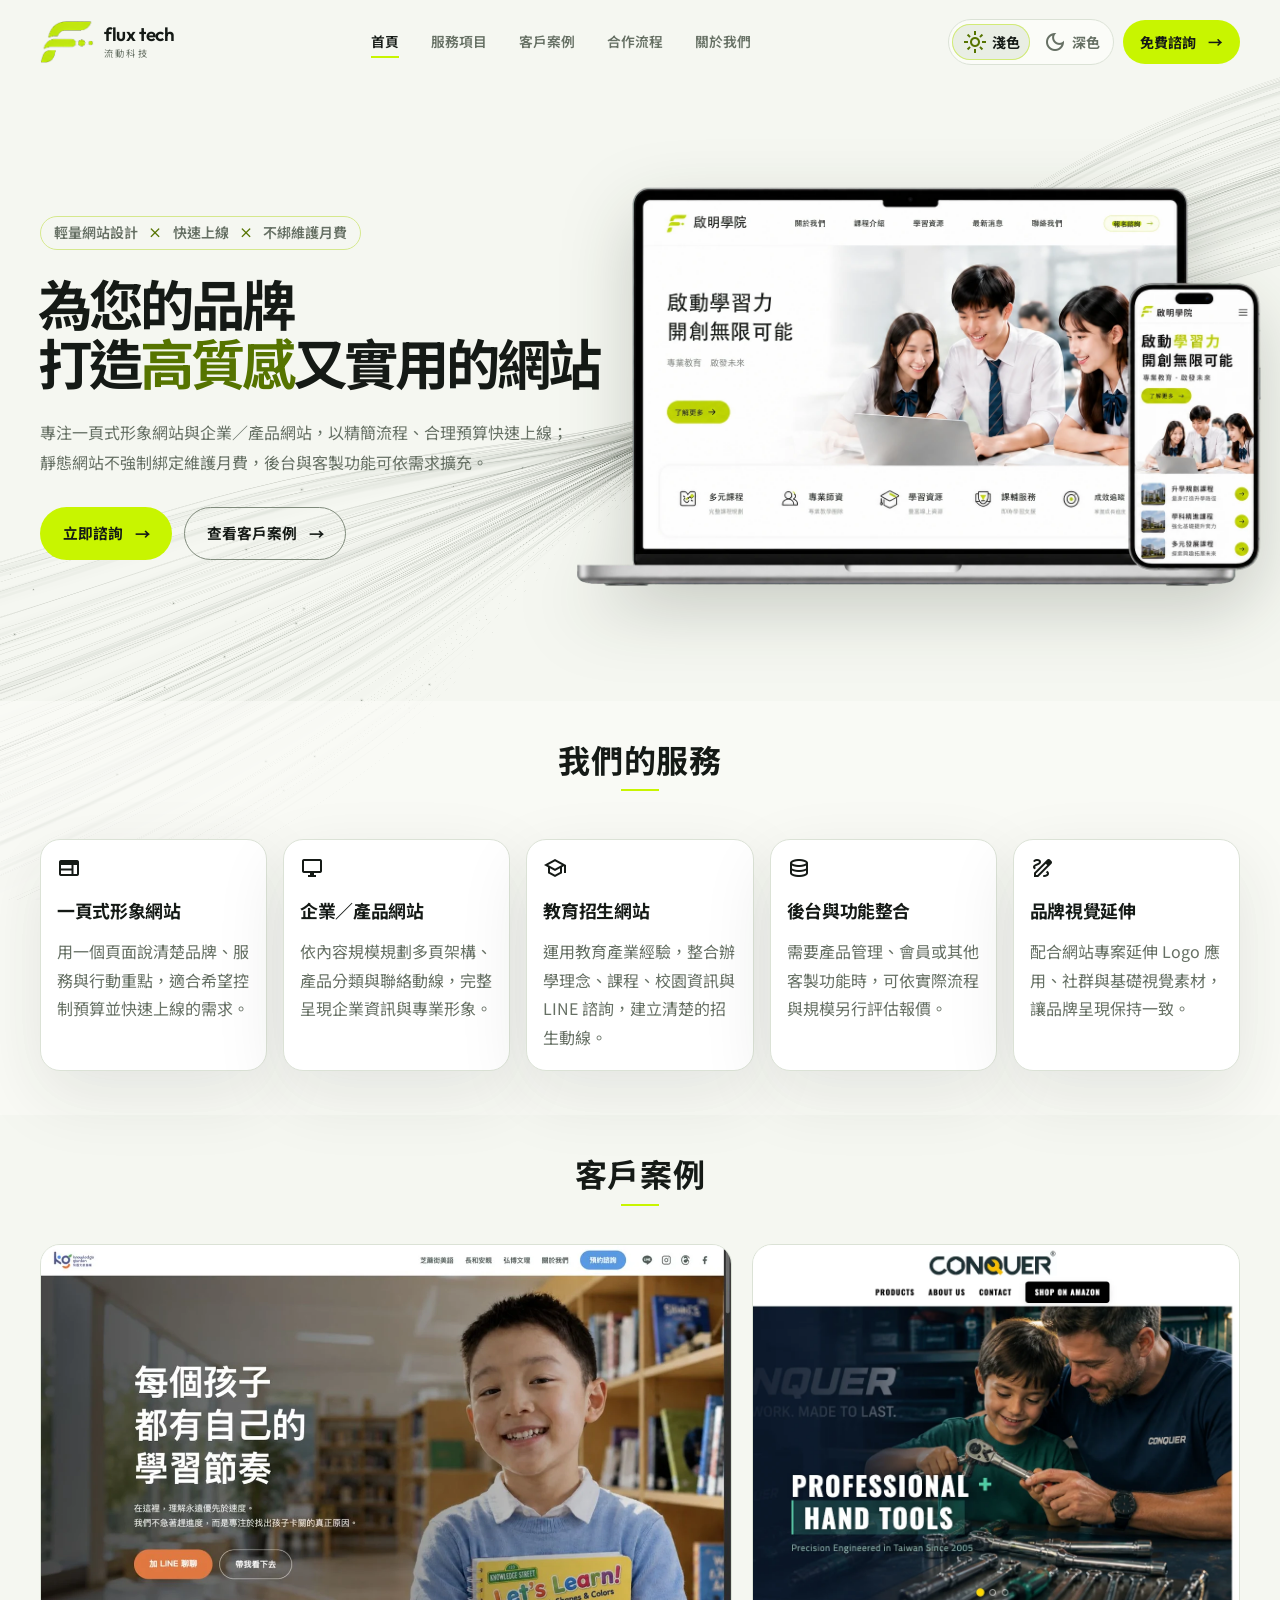
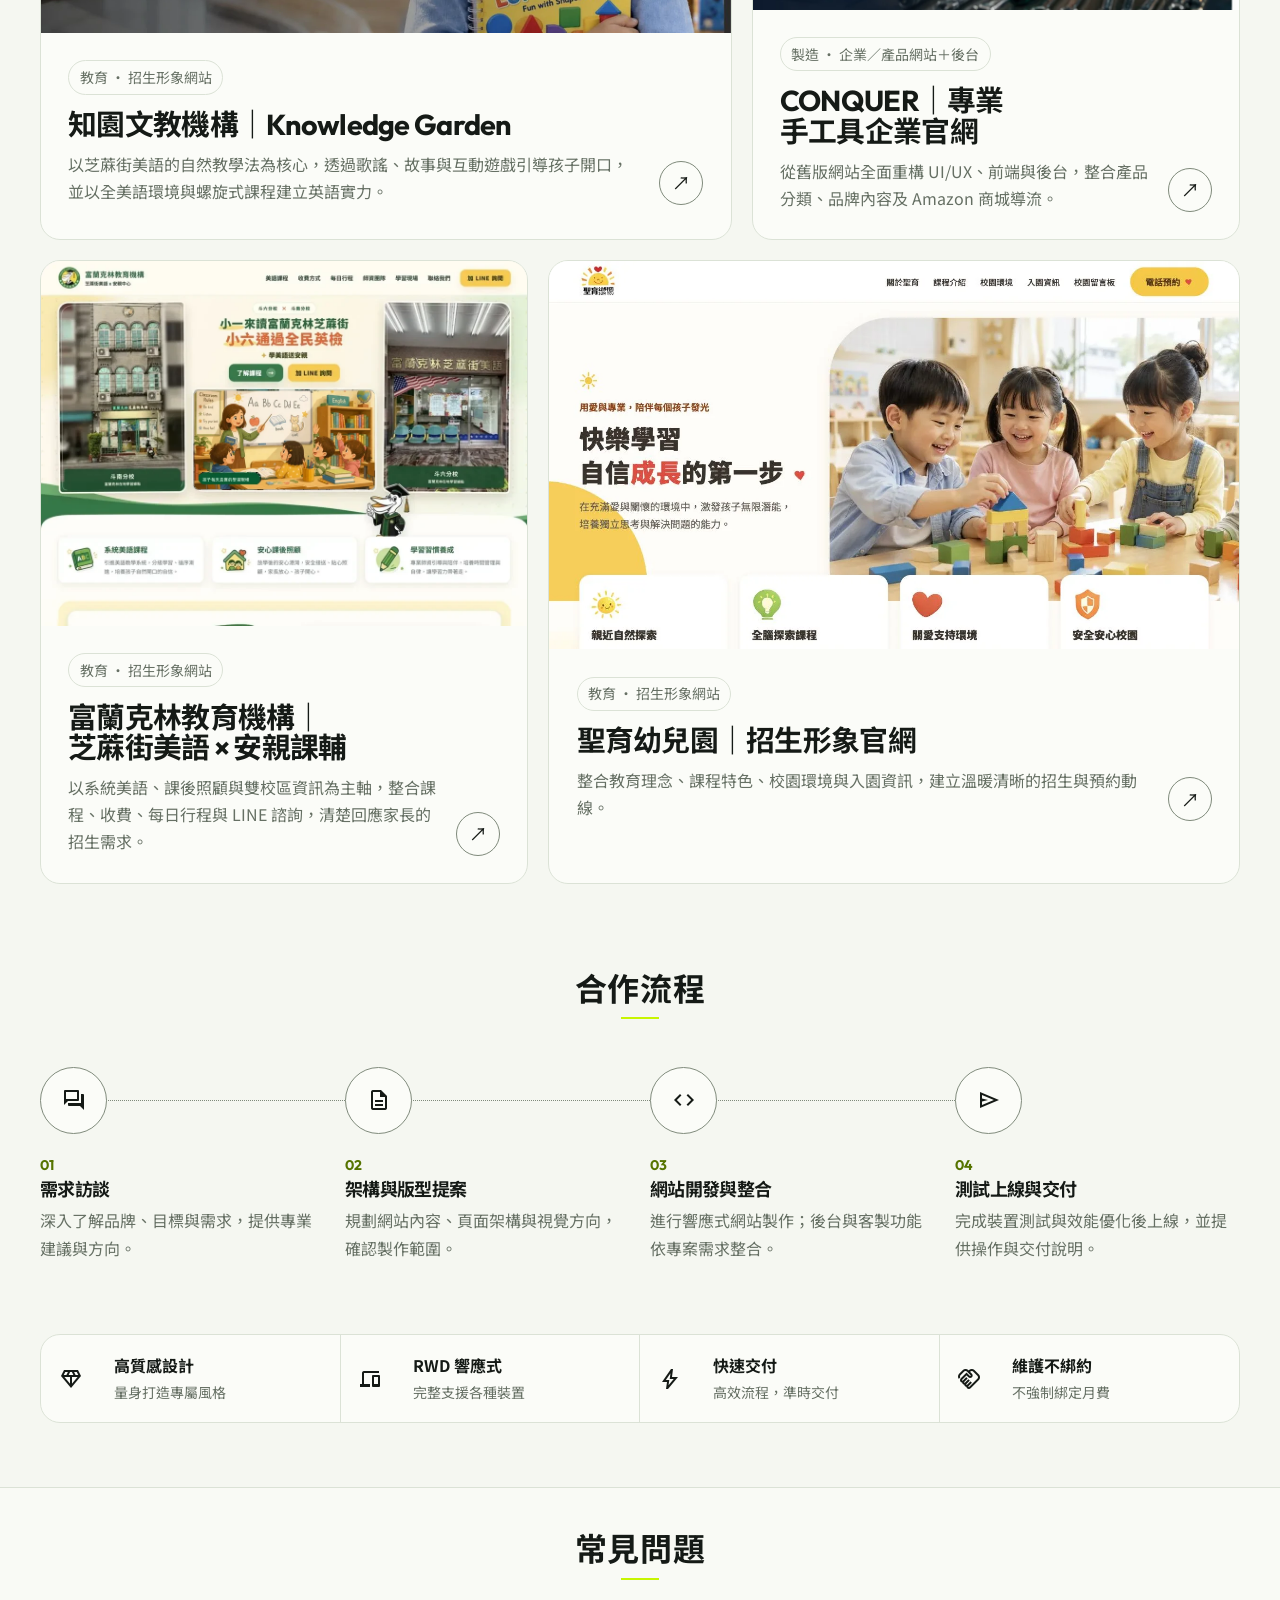
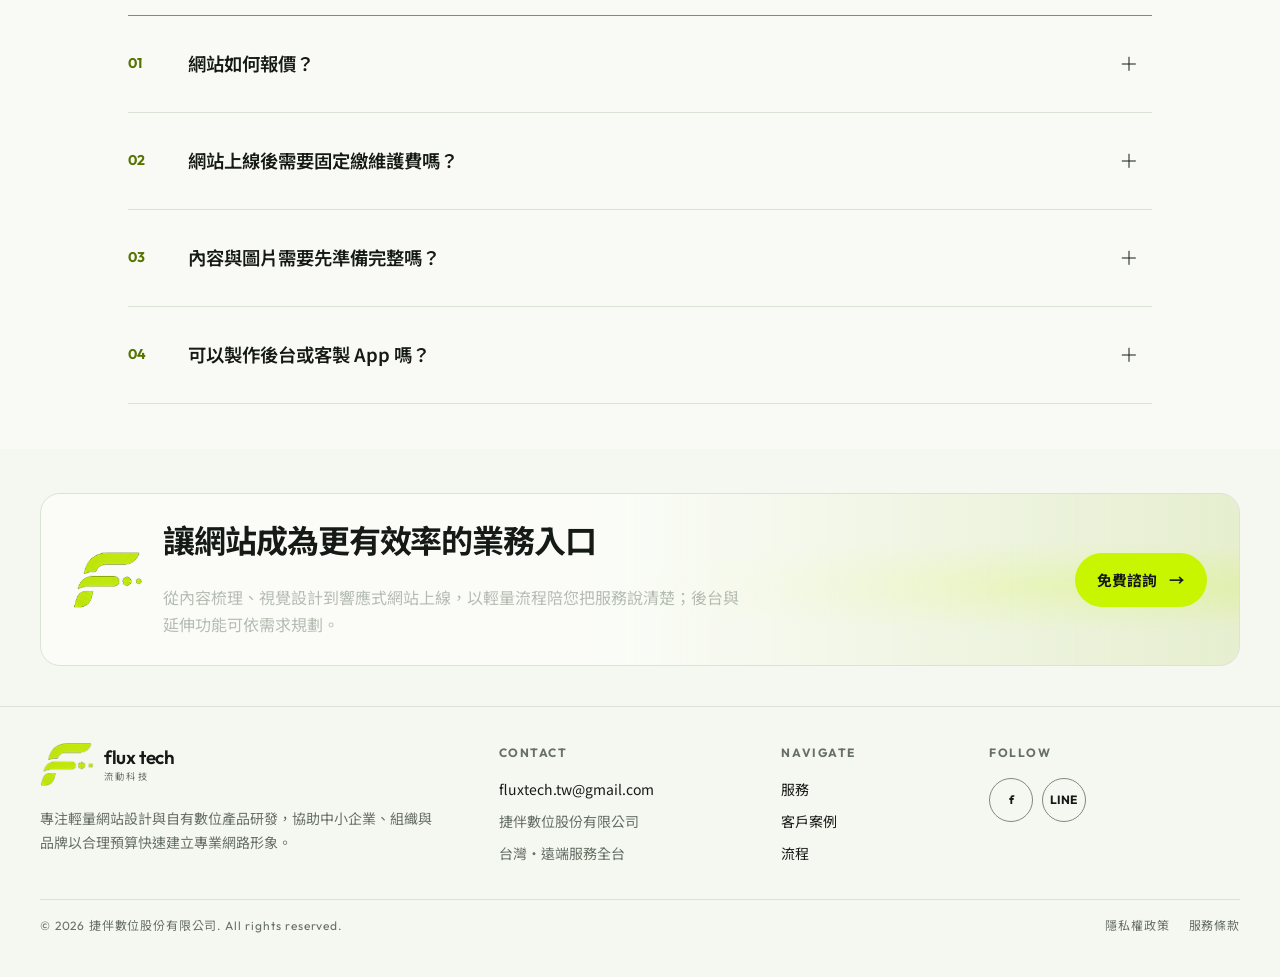
<file: index.html>
<!doctype html>
<html lang="zh-Hant" data-theme="light">
  <head>
    <meta charset="UTF-8">
    <meta name="viewport" content="width=device-width, initial-scale=1, viewport-fit=cover">

    <script>
      (() => {
        try {
          const savedTheme = localStorage.getItem("fluxtech-theme");
          const systemTheme = window.matchMedia("(prefers-color-scheme: dark)").matches
            ? "dark"
            : "light";
          document.documentElement.dataset.theme = savedTheme || systemTheme;
        } catch {
          document.documentElement.dataset.theme = "light";
        }
      })();
    </script>

    <title>Fluxtech 流動科技｜輕量網站設計與快速上線</title>
    <meta
      name="description"
      content="Fluxtech 流動科技協助中小企業、組織與品牌，以合理預算快速建立一頁式形象網站與企業／產品網站；靜態網站不強制綁定維護月費，後台與客製功能依需求報價。"
    >
    <link rel="canonical" href="https://fluxtech.com.tw/">

    <meta property="og:type" content="website">
    <meta property="og:locale" content="zh_TW">
    <meta property="og:site_name" content="Fluxtech 流動科技">
    <meta property="og:title" content="Fluxtech 流動科技｜讓好網站，跟上你的生意速度">
    <meta
      property="og:description"
      content="輕量、敏捷、不強制綁定維護月費。從一頁式形象網站到企業／產品網站，後台與客製功能按需規劃。"
    >
    <meta property="og:url" content="https://fluxtech.com.tw/">
    <meta property="og:image" content="https://fluxtech.com.tw/assets/og-cover.jpg">
    <meta property="og:image:width" content="1200">
    <meta property="og:image:height" content="630">
    <meta property="og:image:alt" content="Fluxtech 流動科技品牌視覺">

    <meta name="twitter:card" content="summary_large_image">
    <meta name="twitter:title" content="Fluxtech 流動科技｜讓好網站，跟上你的生意速度">
    <meta
      name="twitter:description"
      content="輕量網站設計、快速上線，不強制綁定維護月費。"
    >
    <meta name="twitter:image" content="https://fluxtech.com.tw/assets/og-cover.jpg">

    <meta name="theme-color" content="#f5f7f1">
    <link rel="icon" type="image/png" sizes="96x96" href="assets/favicon-96.png">
    <link rel="apple-touch-icon" href="assets/apple-touch-icon.png">
    <link rel="manifest" href="site.webmanifest">

    <link rel="preconnect" href="https://fonts.googleapis.com">
    <link rel="preconnect" href="https://fonts.gstatic.com" crossorigin>
    <link
      href="https://fonts.googleapis.com/css2?family=Noto+Sans+TC:wght@400;500;600;700;800&amp;family=Outfit:wght@500;600;700&amp;display=swap"
      rel="stylesheet"
    >
    <link
      href="https://fonts.googleapis.com/css2?family=Material+Symbols+Outlined:opsz,wght,FILL,GRAD@24,300,0,0"
      rel="stylesheet"
    >
    <link rel="stylesheet" href="styles.css?v=20260723-case-rwd-2">
    <script type="application/ld+json">
      {
        "@context": "https://schema.org",
        "@type": "Organization",
        "name": "捷伴數位股份有限公司",
        "alternateName": ["Fluxtech 流動科技", "flux tech"],
        "url": "https://fluxtech.com.tw/",
        "logo": "https://fluxtech.com.tw/assets/apple-touch-icon.png",
        "email": "fluxtech.tw@gmail.com",
        "sameAs": [
          "https://www.facebook.com/profile.php?id=61590889914276",
          "https://lin.ee/OuQwwsB"
        ],
        "description": "專注輕量網站設計與自有數位產品研發，提供一頁式形象網站、企業與產品網站；後台與客製功能依需求規劃。"
      }
    </script>
  </head>

  <body>
    <a class="skip-link" href="#main-content">跳到主要內容</a>

    <header class="site-header" data-site-header>
      <div class="nav-shell">
        <a class="brand" href="#top" aria-label="Fluxtech 流動科技首頁">
          <img class="brand__mark" src="assets/flux-mark.png" width="230" height="182" alt="">
          <span class="brand__copy">
            <strong>flux tech</strong>
            <small>流動科技</small>
          </span>
        </a>

        <nav class="desktop-nav" aria-label="主要導覽">
          <a href="#top">首頁</a>
          <a href="#services">服務項目</a>
          <a href="#work">客戶案例</a>
          <a href="#process">合作流程</a>
          <a href="#about">關於我們</a>
        </nav>

        <div class="nav-actions">
          <div class="theme-picker theme-picker--desktop" role="group" aria-label="顯示模式">
            <button class="theme-picker__option" type="button" data-theme-option="light" aria-pressed="true">
              <span class="material-symbols-outlined" aria-hidden="true">light_mode</span>
              <span>淺色</span>
            </button>
            <button class="theme-picker__option" type="button" data-theme-option="dark" aria-pressed="false">
              <span class="material-symbols-outlined" aria-hidden="true">dark_mode</span>
              <span>深色</span>
            </button>
          </div>

          <button class="theme-toggle theme-toggle--compact" type="button" data-theme-toggle aria-label="切換為深色模式">
            <span class="material-symbols-outlined theme-toggle__icon" data-theme-toggle-icon aria-hidden="true">dark_mode</span>
            <span class="theme-toggle__label" data-theme-toggle-label>深色</span>
          </button>

          <a
            class="button button--compact nav-line-button"
            href="https://lin.ee/OuQwwsB"
            target="_blank"
            rel="noopener noreferrer"
            data-line-link
            data-placement="nav"
          >
            免費諮詢 <span aria-hidden="true">→</span>
          </a>

          <button
            class="menu-toggle"
            type="button"
            aria-label="開啟導覽選單"
            aria-expanded="false"
            aria-controls="mobile-nav"
            data-menu-toggle
          >
            <span class="material-symbols-outlined menu-toggle__icon" data-menu-toggle-icon aria-hidden="true">menu</span>
            <span class="menu-toggle__label" data-menu-toggle-label>選單</span>
          </button>
        </div>
      </div>

      <nav class="mobile-nav" id="mobile-nav" aria-label="行動版導覽" data-mobile-nav>
        <a href="#top"><span>01</span>首頁</a>
        <a href="#services"><span>02</span>服務項目</a>
        <a href="#work"><span>03</span>客戶案例</a>
        <a href="#process"><span>04</span>合作流程</a>
        <a href="#about"><span>05</span>關於我們</a>
        <div class="mobile-nav__theme">
          <span class="mobile-nav__theme-label">顯示模式</span>
          <div class="theme-picker theme-picker--mobile" role="group" aria-label="顯示模式">
            <button class="theme-picker__option" type="button" data-theme-option="light" aria-pressed="true">
              <span class="material-symbols-outlined" aria-hidden="true">light_mode</span>
              <span>淺色</span>
            </button>
            <button class="theme-picker__option" type="button" data-theme-option="dark" aria-pressed="false">
              <span class="material-symbols-outlined" aria-hidden="true">dark_mode</span>
              <span>深色</span>
            </button>
          </div>
        </div>
        <a
          class="mobile-nav__line"
          href="https://lin.ee/OuQwwsB"
          target="_blank"
          rel="noopener noreferrer"
          data-line-link
          data-placement="mobile_menu"
        >
          加入 LINE 官方帳號 <span aria-hidden="true">↗</span>
        </a>
      </nav>
    </header>

    <!-- A single canvas provides the page-wide WebGL visual system. -->
    <div class="site-flow" data-flow-webgl aria-hidden="true"></div>

    <main id="main-content">
      <div class="flow-stage" data-flow-stage>

        <section class="hero" id="top" aria-labelledby="hero-title">
          <div class="hero__art" aria-hidden="true">
            <div class="hero__art-image"></div>
          </div>

          <div class="container hero__grid">
          <div class="hero__copy">
            <p class="hero__eyebrow reveal" style="--reveal-order: 0">
              <span>輕量網站設計</span><i>×</i><span>快速上線</span><i>×</i><span>不綁維護月費</span>
            </p>
            <h1 id="hero-title" class="reveal" style="--reveal-order: 1">
              為您的品牌<br>
              <span class="hero-title__line">打造<strong>高質感</strong>又實用的網站</span>
            </h1>
            <p class="hero__lead reveal" style="--reveal-order: 2">
              專注一頁式形象網站與企業／產品網站，以精簡流程、合理預算快速上線；
              靜態網站不強制綁定維護月費，後台與客製功能可依需求擴充。
            </p>
            <div class="hero__actions reveal" style="--reveal-order: 3">
              <a
                class="button button--primary"
                href="https://lin.ee/OuQwwsB"
                target="_blank"
                rel="noopener noreferrer"
                data-line-link
                data-placement="hero"
              >
                立即諮詢 <span aria-hidden="true">→</span>
              </a>
              <a class="button button--ghost" href="#work">
                查看客戶案例 <span aria-hidden="true">→</span>
              </a>
            </div>
          </div>

          <div class="hero__showcase reveal" style="--reveal-order: 4">
            <div class="hero-device">
              <picture>
                <source srcset="assets/hero-device-v5.webp" type="image/webp">
                <img
                  src="assets/hero-device-v5.png"
                  width="1536"
                  height="1024"
                  alt="筆電與手機展示啟明學院網站的桌機版與手機響應式版面"
                  fetchpriority="high"
                >
              </picture>
            </div>
          </div>
          </div>
        </section>

        <section class="service-section section" id="services" aria-labelledby="services-title">
          <div class="container">
          <div class="mockup-section-title reveal">
            <h2 id="services-title">我們的服務</h2>
            <span aria-hidden="true"></span>
          </div>

          <div class="service-card-grid">
            <article class="service-card reveal">
              <span class="material-symbols-outlined service-card__icon" aria-hidden="true">web</span>
              <h3>一頁式形象網站</h3>
              <p>用一個頁面說清楚品牌、服務與行動重點，適合希望控制預算並快速上線的需求。</p>
            </article>

            <article class="service-card reveal">
              <span class="material-symbols-outlined service-card__icon" aria-hidden="true">desktop_windows</span>
              <h3>企業／產品網站</h3>
              <p>依內容規模規劃多頁架構、產品分類與聯絡動線，完整呈現企業資訊與專業形象。</p>
            </article>

            <article class="service-card reveal">
              <span class="material-symbols-outlined service-card__icon" aria-hidden="true">school</span>
              <h3>教育招生網站</h3>
              <p>運用教育產業經驗，整合辦學理念、課程、校園資訊與 LINE 諮詢，建立清楚的招生動線。</p>
            </article>

            <article class="service-card reveal">
              <span class="material-symbols-outlined service-card__icon" aria-hidden="true">database</span>
              <h3>後台與功能整合</h3>
              <p>需要產品管理、會員或其他客製功能時，可依實際流程與規模另行評估報價。</p>
            </article>

            <article class="service-card reveal">
              <span class="material-symbols-outlined service-card__icon" aria-hidden="true">draw</span>
              <h3>品牌視覺延伸</h3>
              <p>配合網站專案延伸 Logo 應用、社群與基礎視覺素材，讓品牌呈現保持一致。</p>
            </article>
          </div>
          </div>
        </section>
      </div>

      <section class="work-section section" id="work" aria-labelledby="work-title">
        <div class="container">
          <div class="mockup-section-title work-section__title reveal">
            <h2 id="work-title">客戶案例</h2>
            <span aria-hidden="true"></span>
          </div>

          <div class="work-grid">
            <article class="case-card case-card--featured reveal">
              <a
                class="case-card__link"
                href="https://kgedu.co"
                target="_blank"
                rel="noopener noreferrer"
                data-portfolio-link
                data-case-id="knowledge-garden"
                data-category="education"
                aria-label="查看知園文教機構 Knowledge Garden 官網"
              >
                <div class="case-visual case-visual--project">
                  <img src="assets/case-knowledge-garden-v1.webp" width="1265" height="712" alt="" loading="lazy">
                </div>
                <div class="case-card__meta">
                  <div>
                    <span class="case-card__category">教育 · 招生形象網站</span>
                    <h3>知園文教機構｜Knowledge Garden</h3>
                    <p>以芝蔴街美語的自然教學法為核心，透過歌謠、故事與互動遊戲引導孩子開口，並以全美語環境與螺旋式課程建立英語實力。</p>
                  </div>
                  <span class="case-card__arrow" aria-hidden="true">↗</span>
                </div>
              </a>
            </article>

            <article class="case-card case-card--tall-thumb reveal">
              <a
                class="case-card__link"
                href="https://www.conquer.tw"
                target="_blank"
                rel="noopener noreferrer"
                data-portfolio-link
                data-case-id="conquer-tools"
                data-category="manufacturing"
                aria-label="查看 CONQUER 專業手工具企業官網"
              >
                <div class="case-visual case-visual--project case-visual--conquer">
                  <img src="assets/case-conquer-v2.webp" width="1024" height="768" alt="" loading="lazy">
                </div>
                <div class="case-card__meta">
                  <div>
                    <span class="case-card__category">製造 · 企業／產品網站＋後台</span>
                    <h3>CONQUER｜專業手工具企業官網</h3>
                    <p>從舊版網站全面重構 UI/UX、前端與後台，整合產品分類、品牌內容及 Amazon 商城導流。</p>
                  </div>
                  <span class="case-card__arrow" aria-hidden="true">↗</span>
                </div>
              </a>
            </article>

            <article class="case-card case-card--tall-thumb reveal">
              <a
                class="case-card__link"
                href="https://jjtsao.github.io/Franklin-school/"
                target="_blank"
                rel="noopener noreferrer"
                data-portfolio-link
                data-case-id="franklin-school"
                data-category="education"
                aria-label="查看富蘭克林教育機構官網"
              >
                <div class="case-visual case-visual--project">
                  <img src="assets/case-franklin-school-v8.webp" width="1024" height="768" alt="富蘭克林教育機構首頁，呈現芝蔴街美語課程與斗六、斗南分校資訊" loading="lazy">
                </div>
                <div class="case-card__meta">
                  <div>
                    <span class="case-card__category">教育 · 招生形象網站</span>
                    <h3>富蘭克林教育機構｜芝蔴街美語 × 安親課輔</h3>
                    <p>以系統美語、課後照顧與雙校區資訊為主軸，整合課程、收費、每日行程與 LINE 諮詢，清楚回應家長的招生需求。</p>
                  </div>
                  <span class="case-card__arrow" aria-hidden="true">↗</span>
                </div>
              </a>
            </article>

            <article class="case-card case-card--wide reveal">
              <a
                class="case-card__link"
                href="https://jjtsao.github.io/kindergarten-sample/index.html"
                target="_blank"
                rel="noopener noreferrer"
                data-portfolio-link
                data-case-id="sun-you-kindergarten"
                data-category="education"
                aria-label="查看聖育幼兒園招生形象官網"
              >
                <div class="case-visual case-visual--project">
                  <img src="assets/case-sunyou-v1.webp" width="1265" height="712" alt="" loading="lazy">
                </div>
                <div class="case-card__meta">
                  <div>
                    <span class="case-card__category">教育 · 招生形象網站</span>
                    <h3>聖育幼兒園｜招生形象官網</h3>
                    <p>整合教育理念、課程特色、校園環境與入園資訊，建立溫暖清晰的招生與預約動線。</p>
                  </div>
                  <span class="case-card__arrow" aria-hidden="true">↗</span>
                </div>
              </a>
            </article>
          </div>
        </div>
      </section>

      <section class="process-section section" id="process" aria-labelledby="process-title">
        <div class="container">
          <div class="mockup-section-title reveal">
            <h2 id="process-title">合作流程</h2>
            <span aria-hidden="true"></span>
          </div>

          <ol class="process-steps">
            <li class="process-step reveal">
              <div class="process-step__icon"><span class="material-symbols-outlined" aria-hidden="true">forum</span></div>
              <div class="process-step__copy"><span>01</span><h3>需求訪談</h3><p>深入了解品牌、目標與需求，提供專業建議與方向。</p></div>
            </li>
            <li class="process-step reveal">
              <div class="process-step__icon"><span class="material-symbols-outlined" aria-hidden="true">description</span></div>
              <div class="process-step__copy"><span>02</span><h3>架構與版型提案</h3><p>規劃網站內容、頁面架構與視覺方向，確認製作範圍。</p></div>
            </li>
            <li class="process-step reveal">
              <div class="process-step__icon"><span class="material-symbols-outlined" aria-hidden="true">code</span></div>
              <div class="process-step__copy"><span>03</span><h3>網站開發與整合</h3><p>進行響應式網站製作；後台與客製功能依專案需求整合。</p></div>
            </li>
            <li class="process-step reveal">
              <div class="process-step__icon"><span class="material-symbols-outlined" aria-hidden="true">send</span></div>
              <div class="process-step__copy"><span>04</span><h3>測試上線與交付</h3><p>完成裝置測試與效能優化後上線，並提供操作與交付說明。</p></div>
            </li>
          </ol>

          <div class="quality-strip reveal" aria-label="服務特色">
            <div><span class="material-symbols-outlined" aria-hidden="true">diamond</span><p><strong>高質感設計</strong><small>量身打造專屬風格</small></p></div>
            <div><span class="material-symbols-outlined" aria-hidden="true">devices</span><p><strong>RWD 響應式</strong><small>完整支援各種裝置</small></p></div>
            <div><span class="material-symbols-outlined" aria-hidden="true">bolt</span><p><strong>快速交付</strong><small>高效流程，準時交付</small></p></div>
            <div><span class="material-symbols-outlined" aria-hidden="true">handshake</span><p><strong>維護不綁約</strong><small>不強制綁定月費</small></p></div>
          </div>
        </div>
      </section>

      <section class="product-section section" id="products" aria-labelledby="products-title" hidden>
        <div class="container">
          <div class="mockup-section-title product-section__title reveal">
            <h2 id="products-title">自有產品研發</h2>
            <span aria-hidden="true"></span>
          </div>
          <p class="product-section__intro reveal">
            除了客戶網站服務，我們也持續開發自有產品，累積產品設計、使用者體驗與技術整合能力。
          </p>

          <div class="product-grid product-grid--single">
            <article class="case-card case-card--coming case-card--app-small reveal">
              <div class="case-card__link" aria-label="EchoUP AI 英語複習 App 開發中">
                <div class="case-visual case-visual--project case-visual--app">
                  <img
                    src="assets/case-echoup-v2.webp?v=20260722-echoup-1"
                    width="1672"
                    height="941"
                    alt="EchoUP AI 英語複習 App 介面與角色插圖"
                    loading="eager"
                    fetchpriority="low"
                  >
                </div>
                <div class="case-card__meta">
                  <div>
                    <span class="case-card__category">自有產品 · 教育科技</span>
                    <h3>EchoUP｜AI 英語複習 App</h3>
                    <p>協助補習班業主從教材與課綱快速生成 AI 題庫，讓學生課後透過口說練習複習單字、句型與問答；未來將逐步擴充聽、說、讀及其他科目。</p>
                  </div>
                  <span class="status-dot">開發中</span>
                </div>
              </div>
            </article>

            <article class="case-card case-card--coming case-card--app-large reveal" hidden>
              <div class="case-card__link" aria-label="球友局 TeeMates 高爾夫球友 App 即將推出">
                <div class="case-visual case-visual--project case-visual--app">
                  <img src="assets/case-teemates-v5.webp" width="1265" height="970" alt="球友局 TeeMates 高爾夫球友 App 手機介面" loading="lazy">
                </div>
                <div class="case-card__meta">
                  <div>
                    <span class="case-card__category">自有產品 · 運動科技</span>
                    <h3>球友局 TeeMates｜高爾夫球友 App</h3>
                    <p>從零打造高爾夫賽事、成績追蹤與球友互動體驗，涵蓋品牌視覺、操作介面與 App 核心功能。</p>
                  </div>
                  <span class="status-dot">開發中</span>
                </div>
              </div>
            </article>
          </div>
        </div>
      </section>

      <section class="faq-section section" id="faq" aria-labelledby="faq-title">
        <div class="container">
          <div class="mockup-section-title reveal">
            <h2 id="faq-title">常見問題</h2>
            <span aria-hidden="true"></span>
          </div>

          <div class="faq-list">
            <details class="reveal">
              <summary><span>01</span>網站如何報價？<i aria-hidden="true"></i></summary>
              <div class="faq-answer">
                <p>我們會依頁面數量、內容整理、設計需求與功能範圍評估。歡迎先透過 LINE 與我們聊聊需求，再提供報價；目前以輕量的一頁式網站為主，若需多頁、後台或客製功能會另行估價。</p>
              </div>
            </details>
            <details class="reveal">
              <summary><span>02</span>網站上線後需要固定繳維護費嗎？<i aria-hidden="true"></i></summary>
              <div class="faq-answer">
                <p>靜態一頁式網站的標準方案不收取維護月費。網域、主機等第三方服務，將由您直接向供應商購買與支付；若已有網域，也可直接沿用。日後如需改版、內容更新或技術支援，則依實際工作範圍另行報價。</p>
              </div>
            </details>
            <details class="reveal">
              <summary><span>03</span>內容與圖片需要先準備完整嗎？<i aria-hidden="true"></i></summary>
              <div class="faq-answer">
                <p>不用一開始就全部備齊。我們會先確認網站目標與必要欄位，先以暫用內容完成版型，再由您補上正式文字與圖片後上線。若能事先準備喜歡的照片素材與品牌內容，會更能呈現品牌特色與吸引力。</p>
              </div>
            </details>
            <details class="reveal">
              <summary><span>04</span>可以製作後台或客製 App 嗎？<i aria-hidden="true"></i></summary>
              <div class="faq-answer">
                <p>可以個別評估，但不屬於目前的標準網站方案。後台、會員系統與其他客製功能，會依流程與規模另行規劃與報價。Fluxtech 現階段的 App 研發重心，放在 EchoUP 與其他規劃中的自有產品。</p>
              </div>
            </details>
          </div>
        </div>
      </section>

      <section class="contact-cta" id="contact" aria-labelledby="contact-title">
        <div class="container contact-banner">
          <img src="assets/flux-mark.png" width="230" height="182" alt="" aria-hidden="true">
          <div class="contact-banner__copy">
            <h2 id="contact-title">讓網站成為更有效率的業務入口</h2>
            <p>從內容梳理、視覺設計到響應式網站上線，以輕量流程陪您把服務說清楚；後台與延伸功能可依需求規劃。</p>
          </div>
          <a
            class="button button--primary"
            href="https://lin.ee/OuQwwsB"
            target="_blank"
            rel="noopener noreferrer"
            data-line-link
            data-placement="footer"
          >
            免費諮詢 <span aria-hidden="true">→</span>
          </a>
        </div>
      </section>
    </main>

    <footer class="site-footer" id="about">
      <div class="container footer-grid">
        <div class="footer-brand">
          <a class="brand" href="#top" aria-label="回到頁首">
            <img class="brand__mark" src="assets/flux-mark.png" width="230" height="182" alt="">
            <span class="brand__copy"><strong>flux tech</strong><small>流動科技</small></span>
          </a>
          <p>專注輕量網站設計與自有數位產品研發，協助中小企業、組織與品牌以合理預算快速建立專業網路形象。</p>
        </div>

        <div class="footer-contact">
          <p class="footer-label">CONTACT</p>
          <a href="mailto:fluxtech.tw@gmail.com">fluxtech.tw@gmail.com</a>
          <span>捷伴數位股份有限公司</span>
          <span>台灣・遠端服務全台</span>
        </div>

        <div class="footer-nav">
          <p class="footer-label">NAVIGATE</p>
          <a href="#services">服務</a>
          <a href="#work">客戶案例</a>
          <a href="#process">流程</a>
        </div>

        <div class="footer-social">
          <p class="footer-label">FOLLOW</p>
          <div aria-label="社群平台">
            <a
              href="https://www.facebook.com/profile.php?id=61590889914276"
              target="_blank"
              rel="noopener noreferrer"
              aria-label="前往 Fluxtech Facebook 粉絲專頁"
            >
              <span aria-hidden="true">f</span>
            </a>
            <a
              href="https://lin.ee/OuQwwsB"
              target="_blank"
              rel="noopener noreferrer"
              data-line-link
              data-placement="footer_social"
              aria-label="加入 Fluxtech LINE 官方帳號"
            >
              <span aria-hidden="true">LINE</span>
            </a>
          </div>
        </div>
      </div>

      <div class="container footer-bottom">
        <p>© <span data-current-year>2026</span> 捷伴數位股份有限公司. All rights reserved.</p>
        <p><span>隱私權政策</span><span>服務條款</span></p>
      </div>
    </footer>

    <a
      class="mobile-line-bar"
      href="https://lin.ee/OuQwwsB"
      target="_blank"
      rel="noopener noreferrer"
      data-line-link
      data-placement="mobile_sticky"
      data-mobile-sticky
      aria-hidden="true"
      tabindex="-1"
    >
      LINE 免費諮詢 <span aria-hidden="true">↗</span>
    </a>

    <script src="site-config.js"></script>
    <script src="main.js?v=20260722-site-webgl-flow-6"></script>
    <script src="vendor/three.min.js?v=0.152.2"></script>
    <script src="hero-particles.js?v=20260723-site-webgl-flow-analytic-4"></script>
  </body>
</html>
</file>
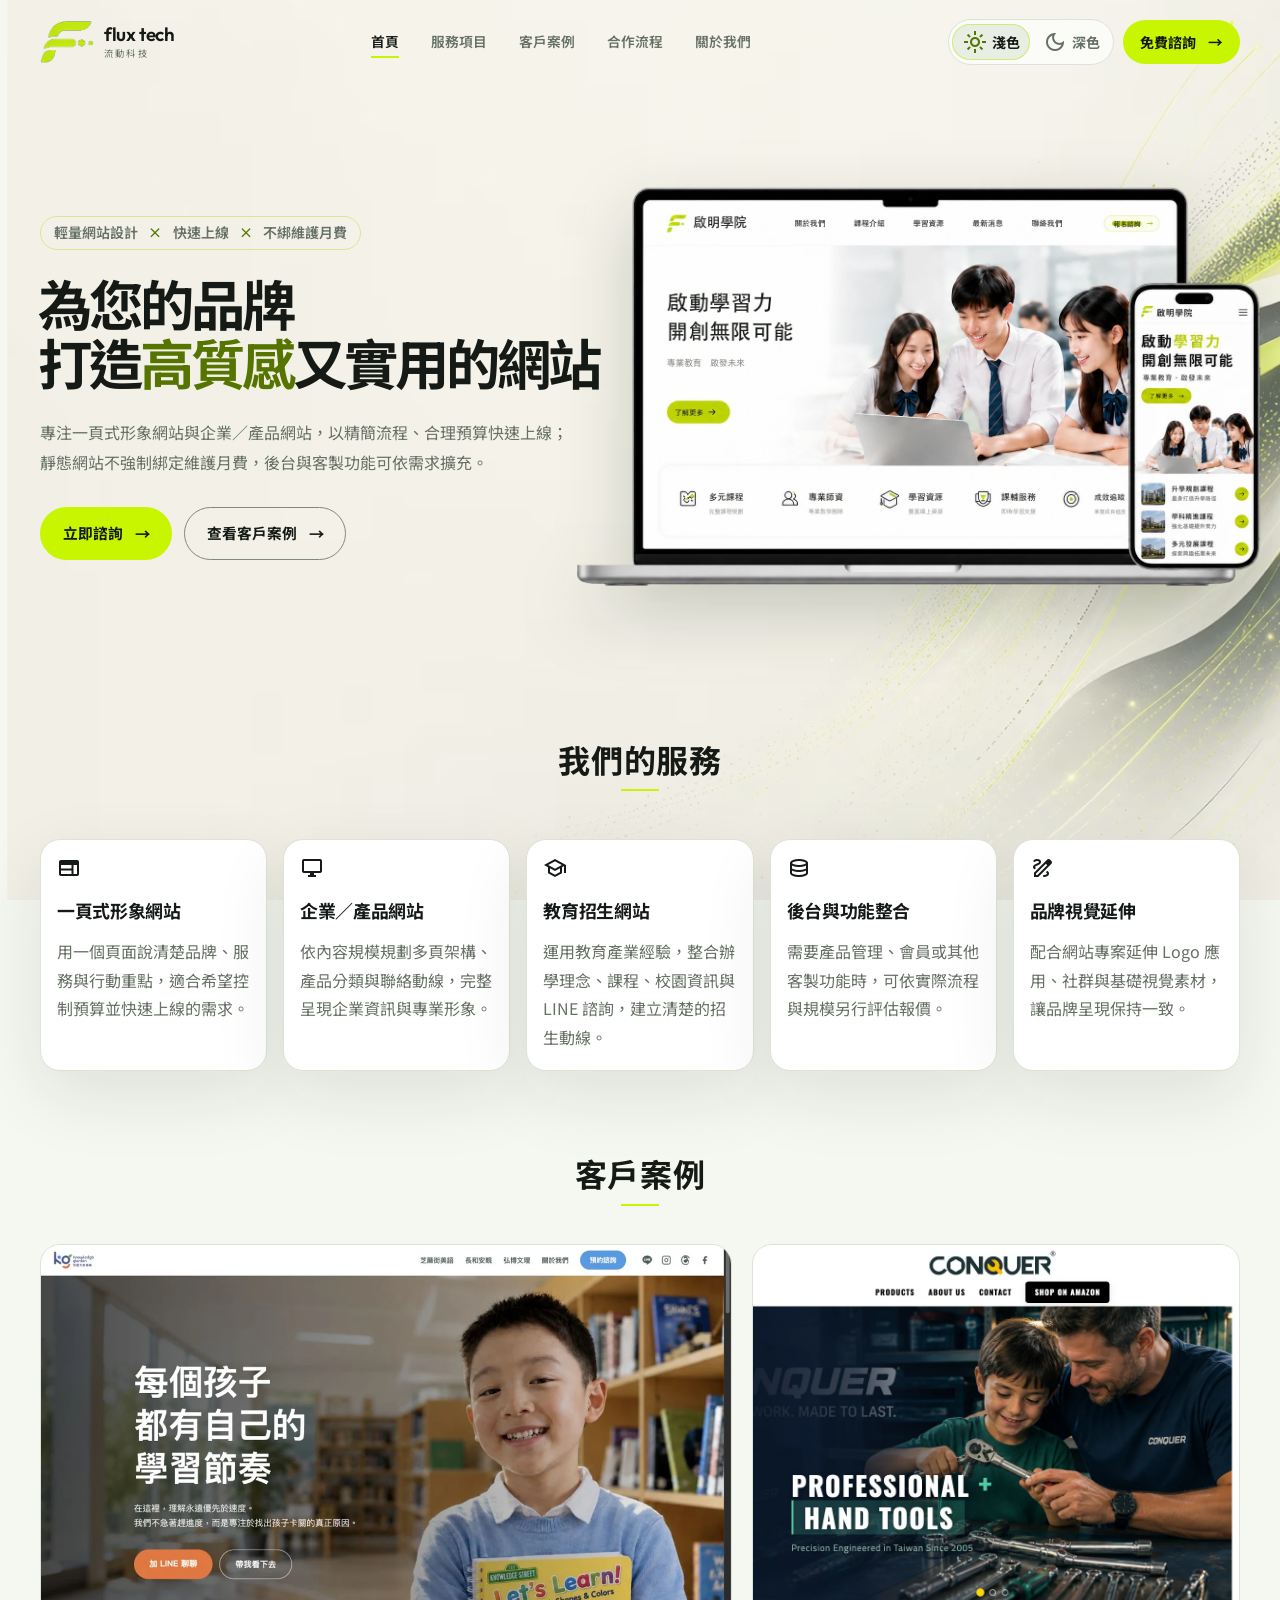
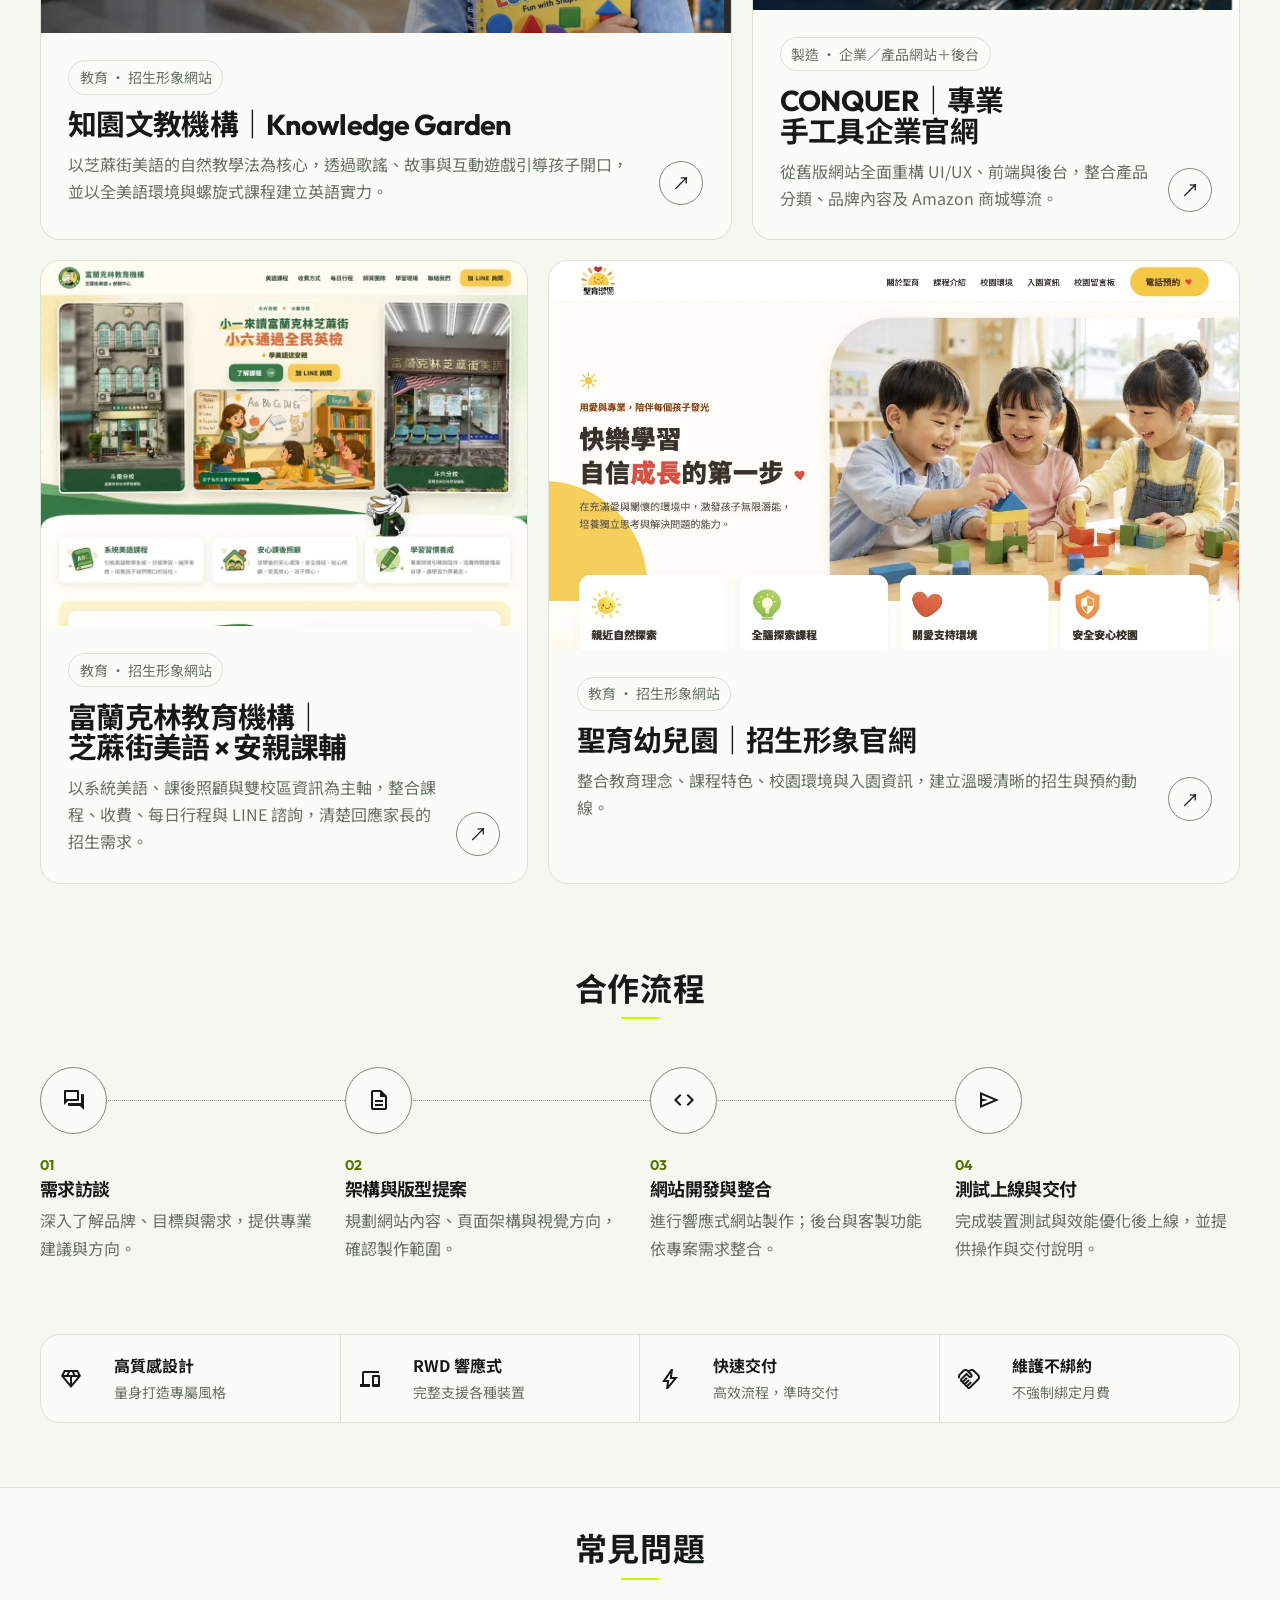
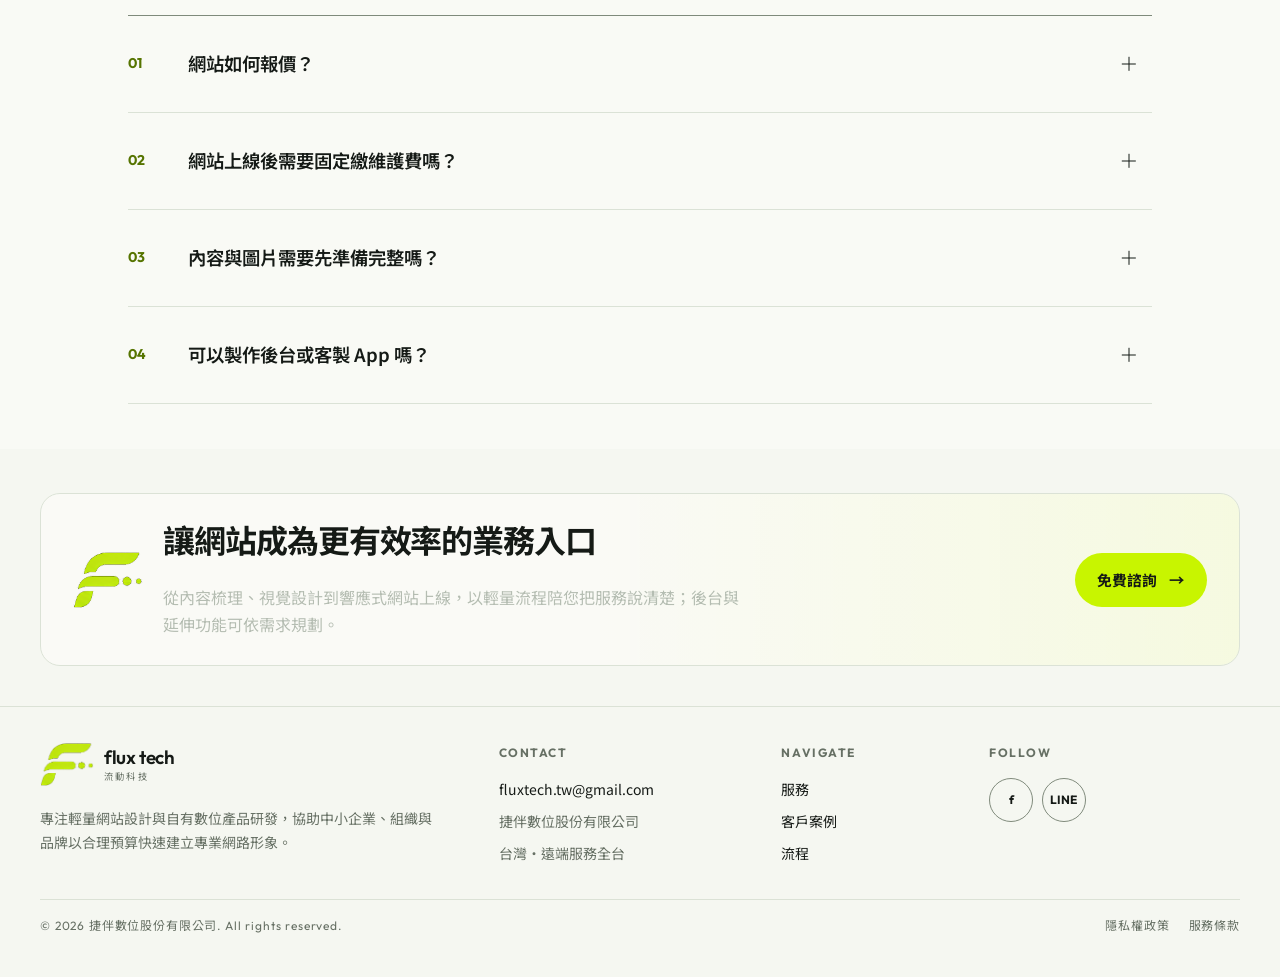
<file: static.html>
<!doctype html>
<html lang="zh-Hant" data-theme="light">
  <head>
    <meta charset="UTF-8">
    <meta name="viewport" content="width=device-width, initial-scale=1, viewport-fit=cover">

    <script>
      (() => {
        try {
          const savedTheme = localStorage.getItem("fluxtech-theme");
          const systemTheme = window.matchMedia("(prefers-color-scheme: dark)").matches
            ? "dark"
            : "light";
          document.documentElement.dataset.theme = savedTheme || systemTheme;
        } catch {
          document.documentElement.dataset.theme = "light";
        }
      })();
    </script>

    <title>Fluxtech 流動科技｜輕量網站設計與快速上線</title>
    <meta
      name="description"
      content="Fluxtech 流動科技協助中小企業、組織與品牌，以合理預算快速建立一頁式形象網站與企業／產品網站；靜態網站不強制綁定維護月費，後台與客製功能依需求報價。"
    >
    <link rel="canonical" href="https://fluxtech.com.tw/">

    <meta property="og:type" content="website">
    <meta property="og:locale" content="zh_TW">
    <meta property="og:site_name" content="Fluxtech 流動科技">
    <meta property="og:title" content="Fluxtech 流動科技｜讓好網站，跟上你的生意速度">
    <meta
      property="og:description"
      content="輕量、敏捷、不強制綁定維護月費。從一頁式形象網站到企業／產品網站，後台與客製功能按需規劃。"
    >
    <meta property="og:url" content="https://fluxtech.com.tw/">
    <meta property="og:image" content="https://fluxtech.com.tw/assets/og-cover.jpg">
    <meta property="og:image:width" content="1200">
    <meta property="og:image:height" content="630">
    <meta property="og:image:alt" content="Fluxtech 流動科技品牌視覺">

    <meta name="twitter:card" content="summary_large_image">
    <meta name="twitter:title" content="Fluxtech 流動科技｜讓好網站，跟上你的生意速度">
    <meta
      name="twitter:description"
      content="輕量網站設計、快速上線，不強制綁定維護月費。"
    >
    <meta name="twitter:image" content="https://fluxtech.com.tw/assets/og-cover.jpg">

    <meta name="theme-color" content="#f5f7f1">
    <link rel="icon" type="image/png" sizes="96x96" href="assets/favicon-96.png">
    <link rel="apple-touch-icon" href="assets/apple-touch-icon.png">
    <link rel="manifest" href="site.webmanifest">

    <link rel="preconnect" href="https://fonts.googleapis.com">
    <link rel="preconnect" href="https://fonts.gstatic.com" crossorigin>
    <link
      href="https://fonts.googleapis.com/css2?family=Noto+Sans+TC:wght@400;500;600;700;800&amp;family=Outfit:wght@500;600;700&amp;display=swap"
      rel="stylesheet"
    >
    <link
      href="https://fonts.googleapis.com/css2?family=Material+Symbols+Outlined:opsz,wght,FILL,GRAD@24,300,0,0"
      rel="stylesheet"
    >
    <link rel="stylesheet" href="static.css?v=20260723-case-rwd-2">

    <script type="application/ld+json">
      {
        "@context": "https://schema.org",
        "@type": "Organization",
        "name": "捷伴數位股份有限公司",
        "alternateName": ["Fluxtech 流動科技", "flux tech"],
        "url": "https://fluxtech.com.tw/",
        "logo": "https://fluxtech.com.tw/assets/apple-touch-icon.png",
        "email": "fluxtech.tw@gmail.com",
        "sameAs": [
          "https://www.facebook.com/profile.php?id=61590889914276",
          "https://lin.ee/OuQwwsB"
        ],
        "description": "專注輕量網站設計與自有數位產品研發，提供一頁式形象網站、企業與產品網站；後台與客製功能依需求規劃。"
      }
    </script>
  </head>

  <body class="static-flow-page">
    <a class="skip-link" href="#main-content">跳到主要內容</a>

    <header class="site-header" data-site-header>
      <div class="nav-shell">
        <a class="brand" href="#top" aria-label="Fluxtech 流動科技首頁">
          <img class="brand__mark" src="assets/flux-mark.png" width="230" height="182" alt="">
          <span class="brand__copy">
            <strong>flux tech</strong>
            <small>流動科技</small>
          </span>
        </a>

        <nav class="desktop-nav" aria-label="主要導覽">
          <a href="#top">首頁</a>
          <a href="#services">服務項目</a>
          <a href="#work">客戶案例</a>
          <a href="#process">合作流程</a>
          <a href="#about">關於我們</a>
        </nav>

        <div class="nav-actions">
          <div class="theme-picker theme-picker--desktop" role="group" aria-label="顯示模式">
            <button class="theme-picker__option" type="button" data-theme-option="light" aria-pressed="true">
              <span class="material-symbols-outlined" aria-hidden="true">light_mode</span>
              <span>淺色</span>
            </button>
            <button class="theme-picker__option" type="button" data-theme-option="dark" aria-pressed="false">
              <span class="material-symbols-outlined" aria-hidden="true">dark_mode</span>
              <span>深色</span>
            </button>
          </div>

          <button class="theme-toggle theme-toggle--compact" type="button" data-theme-toggle aria-label="切換為深色模式">
            <span class="material-symbols-outlined theme-toggle__icon" data-theme-toggle-icon aria-hidden="true">dark_mode</span>
            <span class="theme-toggle__label" data-theme-toggle-label>深色</span>
          </button>

          <a
            class="button button--compact nav-line-button"
            href="https://lin.ee/OuQwwsB"
            target="_blank"
            rel="noopener noreferrer"
            data-line-link
            data-placement="nav"
          >
            免費諮詢 <span aria-hidden="true">→</span>
          </a>

          <button
            class="menu-toggle"
            type="button"
            aria-label="開啟導覽選單"
            aria-expanded="false"
            aria-controls="mobile-nav"
            data-menu-toggle
          >
            <span class="material-symbols-outlined menu-toggle__icon" data-menu-toggle-icon aria-hidden="true">menu</span>
            <span class="menu-toggle__label" data-menu-toggle-label>選單</span>
          </button>
        </div>
      </div>

      <nav class="mobile-nav" id="mobile-nav" aria-label="行動版導覽" data-mobile-nav>
        <a href="#top"><span>01</span>首頁</a>
        <a href="#services"><span>02</span>服務項目</a>
        <a href="#work"><span>03</span>客戶案例</a>
        <a href="#process"><span>04</span>合作流程</a>
        <a href="#about"><span>05</span>關於我們</a>
        <div class="mobile-nav__theme">
          <span class="mobile-nav__theme-label">顯示模式</span>
          <div class="theme-picker theme-picker--mobile" role="group" aria-label="顯示模式">
            <button class="theme-picker__option" type="button" data-theme-option="light" aria-pressed="true">
              <span class="material-symbols-outlined" aria-hidden="true">light_mode</span>
              <span>淺色</span>
            </button>
            <button class="theme-picker__option" type="button" data-theme-option="dark" aria-pressed="false">
              <span class="material-symbols-outlined" aria-hidden="true">dark_mode</span>
              <span>深色</span>
            </button>
          </div>
        </div>
        <a
          class="mobile-nav__line"
          href="https://lin.ee/OuQwwsB"
          target="_blank"
          rel="noopener noreferrer"
          data-line-link
          data-placement="mobile_menu"
        >
          加入 LINE 官方帳號 <span aria-hidden="true">↗</span>
        </a>
      </nav>
    </header>

    <!-- One fixed raster surface keeps the static flow continuous across the page. -->
    <div class="static-flow-background" aria-hidden="true">
      <div class="flow-stage__raster">
        <picture>
          <source media="(max-width: 39.999rem)" type="image/avif" data-flow-raster-source="avif" data-flow-raster-context="mobile">
          <source media="(max-width: 39.999rem)" type="image/webp" data-flow-raster-source="webp" data-flow-raster-context="mobile">
          <source type="image/avif" data-flow-raster-source="avif" data-flow-raster-context="desktop">
          <source type="image/webp" data-flow-raster-source="webp" data-flow-raster-context="desktop">
          <img
            data-flow-raster-image
            src="assets/flow-stage-raster-light-1586.webp"
            width="1586"
            height="992"
            alt=""
            fetchpriority="high"
          >
        </picture>
      </div>
    </div>

    <main id="main-content">
      <div class="flow-stage" data-flow-stage>
        <section class="hero" id="top" aria-labelledby="hero-title">
          <div class="hero__art" aria-hidden="true">
            <div class="hero__art-image"></div>
          </div>

          <div class="container hero__grid">
          <div class="hero__copy">
            <p class="hero__eyebrow reveal" style="--reveal-order: 0">
              <span>輕量網站設計</span><i>×</i><span>快速上線</span><i>×</i><span>不綁維護月費</span>
            </p>
            <h1 id="hero-title" class="reveal" style="--reveal-order: 1">
              為您的品牌<br>
              <span class="hero-title__line">打造<strong>高質感</strong>又實用的網站</span>
            </h1>
            <p class="hero__lead reveal" style="--reveal-order: 2">
              專注一頁式形象網站與企業／產品網站，以精簡流程、合理預算快速上線；
              靜態網站不強制綁定維護月費，後台與客製功能可依需求擴充。
            </p>
            <div class="hero__actions reveal" style="--reveal-order: 3">
              <a
                class="button button--primary"
                href="https://lin.ee/OuQwwsB"
                target="_blank"
                rel="noopener noreferrer"
                data-line-link
                data-placement="hero"
              >
                立即諮詢 <span aria-hidden="true">→</span>
              </a>
              <a class="button button--ghost" href="#work">
                查看客戶案例 <span aria-hidden="true">→</span>
              </a>
            </div>
          </div>

          <div class="hero__showcase reveal" style="--reveal-order: 4">
            <div class="hero-device">
              <picture>
                <source srcset="assets/hero-device-v5.webp" type="image/webp">
                <img
                  src="assets/hero-device-v5.png"
                  width="1536"
                  height="1024"
                  alt="筆電與手機展示啟明學院網站的桌機版與手機響應式版面"
                  fetchpriority="high"
                >
              </picture>
            </div>
          </div>
          </div>
        </section>

        <section class="service-section section" id="services" aria-labelledby="services-title">
          <div class="container">
          <div class="mockup-section-title reveal">
            <h2 id="services-title">我們的服務</h2>
            <span aria-hidden="true"></span>
          </div>

          <div class="service-card-grid">
            <article class="service-card reveal">
              <span class="material-symbols-outlined service-card__icon" aria-hidden="true">web</span>
              <h3>一頁式形象網站</h3>
              <p>用一個頁面說清楚品牌、服務與行動重點，適合希望控制預算並快速上線的需求。</p>
            </article>

            <article class="service-card reveal">
              <span class="material-symbols-outlined service-card__icon" aria-hidden="true">desktop_windows</span>
              <h3>企業／產品網站</h3>
              <p>依內容規模規劃多頁架構、產品分類與聯絡動線，完整呈現企業資訊與專業形象。</p>
            </article>

            <article class="service-card reveal">
              <span class="material-symbols-outlined service-card__icon" aria-hidden="true">school</span>
              <h3>教育招生網站</h3>
              <p>運用教育產業經驗，整合辦學理念、課程、校園資訊與 LINE 諮詢，建立清楚的招生動線。</p>
            </article>

            <article class="service-card reveal">
              <span class="material-symbols-outlined service-card__icon" aria-hidden="true">database</span>
              <h3>後台與功能整合</h3>
              <p>需要產品管理、會員或其他客製功能時，可依實際流程與規模另行評估報價。</p>
            </article>

            <article class="service-card reveal">
              <span class="material-symbols-outlined service-card__icon" aria-hidden="true">draw</span>
              <h3>品牌視覺延伸</h3>
              <p>配合網站專案延伸 Logo 應用、社群與基礎視覺素材，讓品牌呈現保持一致。</p>
            </article>
          </div>
          </div>
        </section>
      </div>

      <section class="work-section section" id="work" aria-labelledby="work-title">
        <div class="container">
          <div class="mockup-section-title work-section__title reveal">
            <h2 id="work-title">客戶案例</h2>
            <span aria-hidden="true"></span>
          </div>

          <div class="work-grid">
            <article class="case-card case-card--featured reveal">
              <a
                class="case-card__link"
                href="https://kgedu.co"
                target="_blank"
                rel="noopener noreferrer"
                data-portfolio-link
                data-case-id="knowledge-garden"
                data-category="education"
                aria-label="查看知園文教機構 Knowledge Garden 官網"
              >
                <div class="case-visual case-visual--project">
                  <img src="assets/case-knowledge-garden-v1.webp" width="1265" height="712" alt="" loading="lazy">
                </div>
                <div class="case-card__meta">
                  <div>
                    <span class="case-card__category">教育 · 招生形象網站</span>
                    <h3>知園文教機構｜Knowledge Garden</h3>
                    <p>以芝蔴街美語的自然教學法為核心，透過歌謠、故事與互動遊戲引導孩子開口，並以全美語環境與螺旋式課程建立英語實力。</p>
                  </div>
                  <span class="case-card__arrow" aria-hidden="true">↗</span>
                </div>
              </a>
            </article>

            <article class="case-card case-card--tall-thumb reveal">
              <a
                class="case-card__link"
                href="https://www.conquer.tw"
                target="_blank"
                rel="noopener noreferrer"
                data-portfolio-link
                data-case-id="conquer-tools"
                data-category="manufacturing"
                aria-label="查看 CONQUER 專業手工具企業官網"
              >
                <div class="case-visual case-visual--project case-visual--conquer">
                  <img src="assets/case-conquer-v2.webp" width="1024" height="768" alt="" loading="lazy">
                </div>
                <div class="case-card__meta">
                  <div>
                    <span class="case-card__category">製造 · 企業／產品網站＋後台</span>
                    <h3>CONQUER｜專業手工具企業官網</h3>
                    <p>從舊版網站全面重構 UI/UX、前端與後台，整合產品分類、品牌內容及 Amazon 商城導流。</p>
                  </div>
                  <span class="case-card__arrow" aria-hidden="true">↗</span>
                </div>
              </a>
            </article>

            <article class="case-card case-card--tall-thumb reveal">
              <a
                class="case-card__link"
                href="https://jjtsao.github.io/Franklin-school/"
                target="_blank"
                rel="noopener noreferrer"
                data-portfolio-link
                data-case-id="franklin-school"
                data-category="education"
                aria-label="查看富蘭克林教育機構官網"
              >
                <div class="case-visual case-visual--project">
                  <img src="assets/case-franklin-school-v8.webp" width="1024" height="768" alt="富蘭克林教育機構首頁，呈現芝蔴街美語課程與斗六、斗南分校資訊" loading="lazy">
                </div>
                <div class="case-card__meta">
                  <div>
                    <span class="case-card__category">教育 · 招生形象網站</span>
                    <h3>富蘭克林教育機構｜芝蔴街美語 × 安親課輔</h3>
                    <p>以系統美語、課後照顧與雙校區資訊為主軸，整合課程、收費、每日行程與 LINE 諮詢，清楚回應家長的招生需求。</p>
                  </div>
                  <span class="case-card__arrow" aria-hidden="true">↗</span>
                </div>
              </a>
            </article>

            <article class="case-card case-card--wide reveal">
              <a
                class="case-card__link"
                href="https://jjtsao.github.io/kindergarten-sample/index.html"
                target="_blank"
                rel="noopener noreferrer"
                data-portfolio-link
                data-case-id="sun-you-kindergarten"
                data-category="education"
                aria-label="查看聖育幼兒園招生形象官網"
              >
                <div class="case-visual case-visual--project">
                  <img src="assets/case-sunyou-v1.webp" width="1265" height="712" alt="" loading="lazy">
                </div>
                <div class="case-card__meta">
                  <div>
                    <span class="case-card__category">教育 · 招生形象網站</span>
                    <h3>聖育幼兒園｜招生形象官網</h3>
                    <p>整合教育理念、課程特色、校園環境與入園資訊，建立溫暖清晰的招生與預約動線。</p>
                  </div>
                  <span class="case-card__arrow" aria-hidden="true">↗</span>
                </div>
              </a>
            </article>
          </div>
        </div>
      </section>

      <section class="process-section section" id="process" aria-labelledby="process-title">
        <div class="container">
          <div class="mockup-section-title reveal">
            <h2 id="process-title">合作流程</h2>
            <span aria-hidden="true"></span>
          </div>

          <ol class="process-steps">
            <li class="process-step reveal">
              <div class="process-step__icon"><span class="material-symbols-outlined" aria-hidden="true">forum</span></div>
              <div class="process-step__copy"><span>01</span><h3>需求訪談</h3><p>深入了解品牌、目標與需求，提供專業建議與方向。</p></div>
            </li>
            <li class="process-step reveal">
              <div class="process-step__icon"><span class="material-symbols-outlined" aria-hidden="true">description</span></div>
              <div class="process-step__copy"><span>02</span><h3>架構與版型提案</h3><p>規劃網站內容、頁面架構與視覺方向，確認製作範圍。</p></div>
            </li>
            <li class="process-step reveal">
              <div class="process-step__icon"><span class="material-symbols-outlined" aria-hidden="true">code</span></div>
              <div class="process-step__copy"><span>03</span><h3>網站開發與整合</h3><p>進行響應式網站製作；後台與客製功能依專案需求整合。</p></div>
            </li>
            <li class="process-step reveal">
              <div class="process-step__icon"><span class="material-symbols-outlined" aria-hidden="true">send</span></div>
              <div class="process-step__copy"><span>04</span><h3>測試上線與交付</h3><p>完成裝置測試與效能優化後上線，並提供操作與交付說明。</p></div>
            </li>
          </ol>

          <div class="quality-strip reveal" aria-label="服務特色">
            <div><span class="material-symbols-outlined" aria-hidden="true">diamond</span><p><strong>高質感設計</strong><small>量身打造專屬風格</small></p></div>
            <div><span class="material-symbols-outlined" aria-hidden="true">devices</span><p><strong>RWD 響應式</strong><small>完整支援各種裝置</small></p></div>
            <div><span class="material-symbols-outlined" aria-hidden="true">bolt</span><p><strong>快速交付</strong><small>高效流程，準時交付</small></p></div>
            <div><span class="material-symbols-outlined" aria-hidden="true">handshake</span><p><strong>維護不綁約</strong><small>不強制綁定月費</small></p></div>
          </div>
        </div>
      </section>

      <section class="product-section section" id="products" aria-labelledby="products-title" hidden>
        <div class="container">
          <div class="mockup-section-title product-section__title reveal">
            <h2 id="products-title">自有產品研發</h2>
            <span aria-hidden="true"></span>
          </div>
          <p class="product-section__intro reveal">
            除了客戶網站服務，我們也持續開發自有產品，累積產品設計、使用者體驗與技術整合能力。
          </p>

          <div class="product-grid product-grid--single">
            <article class="case-card case-card--coming case-card--app-small reveal">
              <div class="case-card__link" aria-label="EchoUP AI 英語複習 App 開發中">
                <div class="case-visual case-visual--project case-visual--app">
                  <img
                    src="assets/case-echoup-v2.webp?v=20260722-echoup-1"
                    width="1672"
                    height="941"
                    alt="EchoUP AI 英語複習 App 介面與角色插圖"
                    loading="eager"
                    fetchpriority="low"
                  >
                </div>
                <div class="case-card__meta">
                  <div>
                    <span class="case-card__category">自有產品 · 教育科技</span>
                    <h3>EchoUP｜AI 英語複習 App</h3>
                    <p>協助補習班業主從教材與課綱快速生成 AI 題庫，讓學生課後透過口說練習複習單字、句型與問答；未來將逐步擴充聽、說、讀及其他科目。</p>
                  </div>
                  <span class="status-dot">開發中</span>
                </div>
              </div>
            </article>

            <article class="case-card case-card--coming case-card--app-large reveal" hidden>
              <div class="case-card__link" aria-label="球友局 TeeMates 高爾夫球友 App 即將推出">
                <div class="case-visual case-visual--project case-visual--app">
                  <img src="assets/case-teemates-v5.webp" width="1265" height="970" alt="球友局 TeeMates 高爾夫球友 App 手機介面" loading="lazy">
                </div>
                <div class="case-card__meta">
                  <div>
                    <span class="case-card__category">自有產品 · 運動科技</span>
                    <h3>球友局 TeeMates｜高爾夫球友 App</h3>
                    <p>從零打造高爾夫賽事、成績追蹤與球友互動體驗，涵蓋品牌視覺、操作介面與 App 核心功能。</p>
                  </div>
                  <span class="status-dot">開發中</span>
                </div>
              </div>
            </article>
          </div>
        </div>
      </section>

      <section class="faq-section section" id="faq" aria-labelledby="faq-title">
        <div class="container">
          <div class="mockup-section-title reveal">
            <h2 id="faq-title">常見問題</h2>
            <span aria-hidden="true"></span>
          </div>

          <div class="faq-list">
            <details class="reveal">
              <summary><span>01</span>網站如何報價？<i aria-hidden="true"></i></summary>
              <div class="faq-answer">
                <p>我們會依頁面數量、內容整理、設計需求與功能範圍評估。歡迎先透過 LINE 與我們聊聊需求，再提供報價；目前以輕量的一頁式網站為主，若需多頁、後台或客製功能會另行估價。</p>
              </div>
            </details>
            <details class="reveal">
              <summary><span>02</span>網站上線後需要固定繳維護費嗎？<i aria-hidden="true"></i></summary>
              <div class="faq-answer">
                <p>靜態一頁式網站的標準方案不收取維護月費。網域、主機等第三方服務，將由您直接向供應商購買與支付；若已有網域，也可直接沿用。日後如需改版、內容更新或技術支援，則依實際工作範圍另行報價。</p>
              </div>
            </details>
            <details class="reveal">
              <summary><span>03</span>內容與圖片需要先準備完整嗎？<i aria-hidden="true"></i></summary>
              <div class="faq-answer">
                <p>不用一開始就全部備齊。我們會先確認網站目標與必要欄位，先以暫用內容完成版型，再由您補上正式文字與圖片後上線。若能事先準備喜歡的照片素材與品牌內容，會更能呈現品牌特色與吸引力。</p>
              </div>
            </details>
            <details class="reveal">
              <summary><span>04</span>可以製作後台或客製 App 嗎？<i aria-hidden="true"></i></summary>
              <div class="faq-answer">
                <p>可以個別評估，但不屬於目前的標準網站方案。後台、會員系統與其他客製功能，會依流程與規模另行規劃與報價。Fluxtech 現階段的 App 研發重心，放在 EchoUP 與其他規劃中的自有產品。</p>
              </div>
            </details>
          </div>
        </div>
      </section>

      <section class="contact-cta" id="contact" aria-labelledby="contact-title">
        <div class="container contact-banner">
          <img src="assets/flux-mark.png" width="230" height="182" alt="" aria-hidden="true">
          <div class="contact-banner__copy">
            <h2 id="contact-title">讓網站成為更有效率的業務入口</h2>
            <p>從內容梳理、視覺設計到響應式網站上線，以輕量流程陪您把服務說清楚；後台與延伸功能可依需求規劃。</p>
          </div>
          <a
            class="button button--primary"
            href="https://lin.ee/OuQwwsB"
            target="_blank"
            rel="noopener noreferrer"
            data-line-link
            data-placement="footer"
          >
            免費諮詢 <span aria-hidden="true">→</span>
          </a>
        </div>
      </section>
    </main>

    <footer class="site-footer" id="about">
      <div class="container footer-grid">
        <div class="footer-brand">
          <a class="brand" href="#top" aria-label="回到頁首">
            <img class="brand__mark" src="assets/flux-mark.png" width="230" height="182" alt="">
            <span class="brand__copy"><strong>flux tech</strong><small>流動科技</small></span>
          </a>
          <p>專注輕量網站設計與自有數位產品研發，協助中小企業、組織與品牌以合理預算快速建立專業網路形象。</p>
        </div>

        <div class="footer-contact">
          <p class="footer-label">CONTACT</p>
          <a href="mailto:fluxtech.tw@gmail.com">fluxtech.tw@gmail.com</a>
          <span>捷伴數位股份有限公司</span>
          <span>台灣・遠端服務全台</span>
        </div>

        <div class="footer-nav">
          <p class="footer-label">NAVIGATE</p>
          <a href="#services">服務</a>
          <a href="#work">客戶案例</a>
          <a href="#process">流程</a>
        </div>

        <div class="footer-social">
          <p class="footer-label">FOLLOW</p>
          <div aria-label="社群平台">
            <a
              href="https://www.facebook.com/profile.php?id=61590889914276"
              target="_blank"
              rel="noopener noreferrer"
              aria-label="前往 Fluxtech Facebook 粉絲專頁"
            >
              <span aria-hidden="true">f</span>
            </a>
            <a
              href="https://lin.ee/OuQwwsB"
              target="_blank"
              rel="noopener noreferrer"
              data-line-link
              data-placement="footer_social"
              aria-label="加入 Fluxtech LINE 官方帳號"
            >
              <span aria-hidden="true">LINE</span>
            </a>
          </div>
        </div>
      </div>

      <div class="container footer-bottom">
        <p>© <span data-current-year>2026</span> 捷伴數位股份有限公司. All rights reserved.</p>
        <p><span>隱私權政策</span><span>服務條款</span></p>
      </div>
    </footer>

    <a
      class="mobile-line-bar"
      href="https://lin.ee/OuQwwsB"
      target="_blank"
      rel="noopener noreferrer"
      data-line-link
      data-placement="mobile_sticky"
      data-mobile-sticky
      aria-hidden="true"
      tabindex="-1"
    >
      LINE 免費諮詢 <span aria-hidden="true">↗</span>
    </a>

    <script src="site-config.js"></script>
    <script src="main-static.js?v=20260722-static-preview-1"></script>
  </body>
</html>
</file>
<file: styles.css>
@layer reset, tokens, base, components, sections, utilities, responsive;

@layer reset {
  *,
  *::before,
  *::after {
    box-sizing: border-box;
  }

  html {
    scroll-behavior: smooth;
    -webkit-text-size-adjust: 100%;
  }

  body,
  h1,
  h2,
  h3,
  p,
  ul,
  ol {
    margin: 0;
  }

  ul,
  ol {
    padding: 0;
    list-style: none;
  }

  img,
  picture {
    display: block;
    max-width: 100%;
  }

  button,
  input,
  textarea,
  select {
    font: inherit;
  }

  button,
  summary {
    cursor: pointer;
  }

  a {
    color: inherit;
    text-decoration: none;
  }
}

@layer tokens {
  :root {
    color-scheme: light;

    --font-display: "Outfit", "Noto Sans TC", "PingFang TC", sans-serif;
    --font-body: "Noto Sans TC", "PingFang TC", "Microsoft JhengHei", sans-serif;
    --text-caption: 0.75rem;
    --text-meta: 0.875rem;
    --text-body: 1rem;

    --brand: #c8f500;
    --brand-bright: #d7ff1a;
    --brand-deep: #567400;
    --ink-on-brand: #151a16;

    --page: #f5f7f1;
    --surface: #fbfcf8;
    --surface-raised: #ffffff;
    --surface-soft: #e9eee4;
    --text: #151a16;
    --text-soft: #667064;
    --line: #dbe2d6;
    --line-strong: #7f8a7b;
    --focus: #567400;
    --header: #f5f7f1;
    --header-alpha: rgba(245, 247, 241, 0.9);
    --section-contrast: #e9eee4;
    --shadow-soft: 0 24px 70px rgba(32, 43, 25, 0.1);

    --success: #147a54;
    --ease-out: cubic-bezier(0.16, 1, 0.3, 1);
    --ease-in-out: cubic-bezier(0.65, 0, 0.35, 1);
    --header-height: 4.75rem;
    --container: 78rem;
    --gutter: clamp(1.1rem, 4vw, 2.5rem);
    --section-space: clamp(5.5rem, 12vw, 10rem);
    --radius-sm: 0.75rem;
    --radius-md: 1.25rem;
    --radius-lg: 2rem;
  }

  html[data-theme="dark"] {
    color-scheme: dark;

    --page: #0b0e0c;
    --surface: #111611;
    --surface-raised: #171d17;
    --surface-soft: #1d241d;
    --text: #f5f7f1;
    --text-soft: #a8b0a4;
    --line: #283028;
    --line-strong: #556255;
    --focus: #c8f500;
    --header: #0b0e0c;
    --header-alpha: rgba(11, 14, 12, 0.9);
    --section-contrast: #0f140f;
    --shadow-soft: none;
  }
}

@layer base {
  body {
    min-width: 20rem;
    min-height: 100vh;
    padding-bottom: 0;
    overflow-x: hidden;
    background: var(--page);
    color: var(--text);
    font-family: var(--font-body);
    font-size: var(--text-body);
    line-height: 1.7;
    text-rendering: optimizeLegibility;
    -webkit-font-smoothing: antialiased;
    transition:
      background-color 240ms var(--ease-in-out),
      color 240ms var(--ease-in-out);
  }

  ::selection {
    background: var(--brand);
    color: var(--ink-on-brand);
  }

  :focus-visible {
    outline: 3px solid var(--focus);
    outline-offset: 4px;
  }

  h1,
  h2,
  h3 {
    font-family: var(--font-display);
    font-weight: 700;
    line-height: 1.06;
    letter-spacing: -0.035em;
    text-wrap: balance;
  }

  h2 {
    font-size: clamp(2.6rem, 7vw, 5.6rem);
  }

  p {
    text-wrap: wrap;
  }

  section[id] {
    scroll-margin-top: calc(var(--header-height) + 1.5rem);
  }

  .container {
    width: min(calc(100% - (var(--gutter) * 2)), var(--container));
    margin-inline: auto;
  }

  .section {
    padding-block: var(--section-space);
  }
}

@layer components {
  .skip-link {
    position: fixed;
    z-index: 1000;
    top: 0.75rem;
    left: 0.75rem;
    padding: 0.65rem 1rem;
    border-radius: 999px;
    transform: translateY(-180%);
    background: var(--brand);
    color: var(--ink-on-brand);
    font-weight: 700;
    transition: transform 180ms var(--ease-out);
  }

  .skip-link:focus {
    transform: translateY(0);
  }

  .eyebrow {
    display: flex;
    align-items: center;
    gap: 0.7rem;
    color: var(--brand-deep);
    font-family: var(--font-display);
    font-size: 0.72rem;
    font-weight: 700;
    letter-spacing: 0.14em;
    line-height: 1.3;
  }

  .eyebrow::before {
    width: 1.9rem;
    height: 2px;
    background: currentColor;
    content: "";
  }

  html[data-theme="dark"] .eyebrow {
    color: var(--brand);
  }

  .button {
    display: inline-flex;
    min-height: 3.35rem;
    align-items: center;
    justify-content: center;
    gap: 0.75rem;
    padding: 0.78rem 1.35rem;
    border: 1px solid transparent;
    border-radius: 999px;
    font-size: 0.92rem;
    font-weight: 700;
    line-height: 1;
    transition:
      transform 180ms var(--ease-out),
      background-color 180ms var(--ease-out),
      border-color 180ms var(--ease-out),
      color 180ms var(--ease-out);
  }

  .button span {
    display: inline-block;
    font-size: 1.05em;
    transform: translateX(0);
    transition: transform 160ms var(--ease-out);
  }

  .button--primary {
    background: var(--brand);
    color: var(--ink-on-brand);
  }

  .button--ghost {
    border-color: var(--line-strong);
    background: transparent;
    color: var(--text);
  }

  .button--compact {
    min-height: 2.75rem;
    padding: 0.65rem 1rem;
    background: var(--brand);
    color: var(--ink-on-brand);
    font-size: var(--text-meta);
  }

  .text-link {
    display: inline-flex;
    min-height: 2.75rem;
    align-items: center;
    gap: 0.7rem;
    border-bottom: 1px solid var(--text);
    font-weight: 700;
  }

  .text-link span {
    color: var(--brand-deep);
  }

  html[data-theme="dark"] .text-link span {
    color: var(--brand);
  }

  .section-heading {
    display: grid;
    gap: 2rem;
    margin-bottom: clamp(3.5rem, 8vw, 6.5rem);
  }

  .section-heading .eyebrow,
  .process-intro .eyebrow,
  .faq-intro .eyebrow {
    margin-bottom: 1.5rem;
  }

  .section-heading > p,
  .section-note,
  .process-intro > p {
    max-width: 36rem;
    color: var(--text-soft);
    font-size: 1.02rem;
  }

  .site-header {
    position: fixed;
    z-index: 200;
    top: 0;
    right: 0;
    left: 0;
    border-bottom: 1px solid transparent;
    background: transparent;
    transition:
      background-color 220ms var(--ease-out),
      border-color 220ms var(--ease-out),
      transform 220ms var(--ease-out);
  }

  .site-header.is-scrolled,
  .site-header.is-menu-open {
    border-color: var(--line);
    background: var(--header-alpha);
    -webkit-backdrop-filter: blur(18px);
    backdrop-filter: blur(18px);
  }

  .nav-shell {
    display: flex;
    width: min(calc(100% - (var(--gutter) * 2)), 84rem);
    height: var(--header-height);
    align-items: center;
    justify-content: space-between;
    gap: 1rem;
    margin-inline: auto;
  }

  .brand {
    display: inline-flex;
    min-height: 2.75rem;
    align-items: center;
    gap: 0.65rem;
  }

  .brand__mark {
    width: 2.7rem;
    height: 2.15rem;
    object-fit: contain;
  }

  .brand__copy {
    display: grid;
    line-height: 1;
  }

  .brand__copy strong {
    font-family: var(--font-display);
    font-size: 1.05rem;
    font-weight: 600;
    letter-spacing: -0.02em;
  }

  .brand__copy small {
    margin-top: 0.33rem;
    color: var(--text-soft);
    font-size: 0.58rem;
    letter-spacing: 0.24em;
  }

  .desktop-nav {
    display: none;
    align-items: center;
    gap: 2rem;
    font-size: 0.86rem;
    font-weight: 600;
  }

  .desktop-nav a {
    position: relative;
    display: inline-flex;
    min-height: 2.75rem;
    align-items: center;
    color: var(--text-soft);
    transition: color 160ms var(--ease-out);
  }

  .desktop-nav a::after {
    position: absolute;
    right: 0;
    bottom: 0.4rem;
    left: 0;
    height: 2px;
    transform: scaleX(0);
    transform-origin: right;
    background: var(--brand);
    content: "";
    transition: transform 220ms var(--ease-out);
  }

  .desktop-nav a.is-active {
    color: var(--text);
  }

  .desktop-nav a.is-active::after {
    transform: scaleX(1);
    transform-origin: left;
  }

  .nav-actions {
    display: flex;
    align-items: center;
    gap: 0.55rem;
  }

  .nav-line-button {
    display: none;
  }

  .menu-toggle {
    display: inline-flex;
    min-height: 2.75rem;
    align-items: center;
    justify-content: center;
    gap: 0.4rem;
    padding: 0.45rem 0.75rem;
    border: 1px solid var(--line);
    border-radius: 999px;
    background: var(--surface);
    color: var(--text);
    white-space: nowrap;
    transition:
      border-color 180ms var(--ease-out),
      background-color 180ms var(--ease-out),
      transform 180ms var(--ease-out);
  }

  .theme-toggle {
    display: none;
    min-height: 2.75rem;
    align-items: center;
    justify-content: center;
    gap: 0.35rem;
    padding: 0.45rem 0.75rem;
    border: 1px solid var(--line);
    border-radius: 999px;
    background: var(--surface);
    color: var(--text);
    transition:
      border-color 180ms var(--ease-out),
      background-color 180ms var(--ease-out),
      transform 180ms var(--ease-out);
  }

  .theme-toggle__icon {
    color: var(--brand-deep);
    font-size: 1.1rem;
  }

  html[data-theme="dark"] .theme-toggle__icon {
    color: var(--brand);
  }

  .theme-toggle__label {
    font-size: var(--text-meta);
    font-weight: 700;
    line-height: 1;
  }

  .theme-picker {
    align-items: center;
    gap: 0.15rem;
    padding: 0.2rem;
    border: 1px solid var(--line);
    border-radius: 999px;
    background: var(--surface);
  }

  .theme-picker--desktop {
    display: none;
  }

  .theme-picker__option {
    display: inline-flex;
    min-height: 2.3rem;
    align-items: center;
    justify-content: center;
    gap: 0.3rem;
    padding: 0.35rem 0.65rem;
    border: 0;
    border-radius: 999px;
    background: transparent;
    color: var(--text-soft);
    font-size: var(--text-meta);
    font-weight: 700;
    line-height: 1;
    transition:
      background-color 180ms var(--ease-out),
      color 180ms var(--ease-out),
      transform 180ms var(--ease-out);
  }

  .theme-picker__option .material-symbols-outlined {
    font-size: 1rem;
  }

  .theme-picker__option[aria-pressed="true"] {
    background: var(--surface-soft);
    color: var(--text);
    box-shadow: inset 0 0 0 1px color-mix(in srgb, var(--brand) 45%, var(--line));
  }

  .theme-picker__option[aria-pressed="true"] .material-symbols-outlined {
    color: var(--brand-deep);
  }

  .theme-toggle:active,
  .theme-picker__option:active {
    transform: scale(0.97);
  }

  html[data-theme="dark"] .theme-picker__option[aria-pressed="true"] .material-symbols-outlined {
    color: var(--brand);
  }

  .menu-toggle__icon {
    font-size: 1.2rem;
    line-height: 1;
  }

  .menu-toggle__label {
    font-size: var(--text-meta);
    font-weight: 700;
    line-height: 1;
  }

  .menu-toggle[aria-expanded="true"] {
    border-color: var(--line-strong);
    background: var(--surface-soft);
  }

  .menu-toggle:active {
    transform: scale(0.97);
  }

  .mobile-nav {
    position: fixed;
    z-index: 190;
    top: calc(var(--header-height) + 0.65rem);
    right: max(var(--gutter), env(safe-area-inset-right));
    left: auto;
    display: grid;
    width: min(20rem, calc(100vw - (var(--gutter) * 2)));
    max-height: calc(100svh - var(--header-height) - 1.3rem);
    gap: 0;
    padding: 0.75rem 1rem max(1rem, env(safe-area-inset-bottom));
    overflow-y: auto;
    overscroll-behavior: contain;
    visibility: hidden;
    transform: translate(0.35rem, -0.5rem) scale(0.98);
    transform-origin: top right;
    border: 1px solid var(--line);
    border-radius: var(--radius-md);
    background: var(--surface-raised);
    box-shadow: 0 1.25rem 3rem color-mix(in srgb, #0b0e0c 24%, transparent);
    opacity: 0;
    pointer-events: none;
    transition:
      opacity 200ms var(--ease-out),
      transform 240ms var(--ease-out),
      visibility 0s linear 240ms;
  }

  .mobile-nav[data-open="true"] {
    visibility: visible;
    transform: translate(0, 0) scale(1);
    opacity: 1;
    pointer-events: auto;
    transition-delay: 0s;
  }

  .mobile-nav > a {
    display: flex;
    min-height: 4rem;
    align-items: center;
    gap: 1rem;
    border-bottom: 1px solid var(--line);
    font-family: var(--font-display);
    font-size: 1.35rem;
    font-weight: 600;
  }

  .mobile-nav > a span {
    color: var(--text-soft);
    font-size: var(--text-caption);
    letter-spacing: 0.1em;
  }

  .mobile-nav__theme {
    display: flex;
    min-height: 4.75rem;
    align-items: center;
    justify-content: space-between;
    gap: 1rem;
    border-bottom: 1px solid var(--line);
  }

  .mobile-nav__theme-label {
    color: var(--text-soft);
    font-size: var(--text-meta);
    font-weight: 600;
  }

  .theme-picker--mobile {
    display: flex;
    width: min(13rem, 65%);
  }

  .theme-picker--mobile .theme-picker__option {
    flex: 1;
    min-height: 2.75rem;
  }

  .mobile-nav .mobile-nav__line {
    min-height: 3.4rem;
    justify-content: center;
    margin-top: 1.25rem;
    border: 0;
    border-radius: 999px;
    background: var(--brand);
    color: var(--ink-on-brand);
    font-family: var(--font-body);
    font-size: 0.92rem;
    font-weight: 700;
  }

  .mobile-line-bar {
    position: fixed;
    z-index: 180;
    right: max(0.75rem, env(safe-area-inset-right));
    bottom: max(0.75rem, env(safe-area-inset-bottom));
    left: auto;
    display: flex;
    min-height: 3rem;
    align-items: center;
    justify-content: center;
    gap: 0.55rem;
    padding: 0.65rem 1rem;
    visibility: hidden;
    transform: translateY(0.75rem) scale(0.98);
    border: 1px solid #dbff45;
    border-radius: 999px;
    background: var(--brand);
    color: var(--ink-on-brand);
    box-shadow: 0 10px 28px rgba(38, 49, 20, 0.16);
    font-size: var(--text-meta);
    font-weight: 700;
    opacity: 0;
    pointer-events: none;
    transition:
      opacity 180ms var(--ease-out),
      transform 220ms var(--ease-out),
      visibility 0s linear 220ms;
  }

  .mobile-line-bar[data-visible="true"] {
    visibility: visible;
    transform: translateY(0) scale(1);
    opacity: 1;
    pointer-events: auto;
    transition-delay: 0s;
  }
}

@layer sections {
  .flow-stage {
    position: relative;
    isolation: isolate;
    overflow: clip;
    background: linear-gradient(to bottom, var(--page) 0%, var(--page) 52%, var(--surface) 68%, var(--surface) 100%);
  }

  .flow-stage .hero,
  .flow-stage .service-section {
    position: relative;
    z-index: 1;
    background: transparent;
  }

  .flow-stage .hero {
    border-bottom-color: transparent;
  }

  .flow-stage .hero__art {
    display: none;
  }

  .hero {
    position: relative;
    min-height: 50rem;
    overflow: hidden;
    border-bottom: 1px solid var(--line);
    background: var(--page);
  }

  .hero__art {
    position: absolute;
    z-index: 0;
    inset: 42% -35% -4% -45%;
    overflow: hidden;
    pointer-events: none;
  }

  .hero__art-image {
    position: absolute;
    inset: 0;
  }

  .hero__grid {
    position: relative;
    z-index: 2;
    display: grid;
    width: min(calc(100% - (var(--gutter) * 2)), 84rem);
    min-height: 50rem;
    align-content: center;
    gap: 2.8rem;
    padding-top: calc(var(--header-height) + 3.2rem);
    padding-bottom: 4rem;
  }

  .hero__copy {
    max-width: 39rem;
  }

  .hero__eyebrow {
    display: flex;
    width: fit-content;
    max-width: 100%;
    flex-wrap: wrap;
    align-items: center;
    gap: 0.45rem 0.65rem;
    margin-bottom: 1.7rem;
    padding: 0.48rem 0.8rem;
    border: 1px solid color-mix(in srgb, var(--brand) 34%, var(--line));
    border-radius: 999px;
    color: var(--text-soft);
    font-size: var(--text-meta);
    font-weight: 600;
    line-height: 1.2;
  }

  .hero__eyebrow i {
    color: var(--brand-deep);
    font-style: normal;
  }

  html[data-theme="dark"] .hero__eyebrow i {
    color: var(--brand);
  }

  .hero h1 {
    margin-left: -0.04em;
    font-size: clamp(2.85rem, 12.5vw, 4.4rem);
    line-height: 1.12;
    letter-spacing: -0.055em;
  }

  .hero-title__line {
    display: inline;
    color: var(--text);
  }

  .hero h1 strong {
    color: var(--brand-deep);
    font-weight: inherit;
  }

  html[data-theme="dark"] .hero h1 strong {
    color: var(--brand);
  }

  .hero__lead {
    max-width: 36rem;
    margin-top: 1.4rem;
    color: var(--text-soft);
    font-size: var(--text-body);
    line-height: 1.9;
  }

  .hero__actions {
    display: flex;
    flex-wrap: wrap;
    gap: 0.75rem;
    margin-top: 1.8rem;
  }

  .hero__actions .button {
    flex: 1 1 12rem;
  }

  .hero__showcase {
    position: relative;
    min-height: 26rem;
    display: grid;
    align-items: center;
    isolation: isolate;
  }

  .hero-device {
    position: relative;
    width: 112%;
    max-width: none;
    transform: translateX(-6%);
  }

  .hero__showcase picture {
    display: block;
    width: 100%;
  }

  .hero__showcase img {
    display: block;
    width: 100%;
    height: auto;
    filter: drop-shadow(0 1.6rem 2.2rem rgba(21, 28, 17, 0.2));
  }

  .service-section {
    padding-block: clamp(1.75rem, 3.5vw, 2.75rem);
    background: var(--surface);
  }

  .material-symbols-outlined {
    font-family: "Material Symbols Outlined";
    font-weight: normal;
    font-style: normal;
    line-height: 1;
    letter-spacing: normal;
    text-transform: none;
    white-space: nowrap;
    word-wrap: normal;
    direction: ltr;
    -webkit-font-feature-settings: "liga";
    -webkit-font-smoothing: antialiased;
    font-feature-settings: "liga";
  }

  .mockup-section-title {
    display: grid;
    justify-items: center;
    gap: 0.65rem;
    margin-bottom: clamp(2rem, 4vw, 3rem);
    text-align: center;
  }

  .mockup-section-title h2 {
    font-size: clamp(1.5rem, 3vw, 2rem);
    letter-spacing: 0.02em;
  }

  .mockup-section-title > span {
    width: 2.4rem;
    height: 2px;
    background: var(--brand);
  }

  .service-card-grid {
    display: grid;
    gap: 1rem;
  }

  .service-card {
    position: relative;
    min-height: 13.5rem;
    padding: 1.55rem;
    overflow: hidden;
    border: 1px solid var(--line);
    border-radius: var(--radius-md);
    background: var(--surface-raised);
    box-shadow: var(--shadow-soft);
  }

  .service-card__icon {
    display: block;
    margin-bottom: 1.35rem;
    color: var(--text);
    font-size: 2.7rem;
  }

  .service-card h3 {
    font-size: 1.12rem;
    letter-spacing: -0.02em;
  }

  .service-card p {
    margin-top: 1rem;
    color: var(--text-soft);
    font-size: var(--text-body);
    line-height: 1.8;
  }

  .service-card__badge {
    position: absolute;
    top: 0.75rem;
    right: 0.75rem;
    padding: 0.28rem 0.55rem;
    border-radius: 999px;
    background: var(--brand);
    color: var(--ink-on-brand);
    font-size: var(--text-caption);
    font-weight: 800;
  }

  .work-section,
  .product-section {
    padding-block: clamp(1.75rem, 3.5vw, 2.75rem);
  }

  .work-section {
    background: var(--page);
  }

  .product-section {
    border-block: 1px solid var(--line);
    background: var(--section-contrast);
  }

  .work-section__title,
  .product-section__title {
    margin-bottom: clamp(1.6rem, 3vw, 2.4rem);
  }

  .product-section__title {
    margin-bottom: 0.9rem;
  }

  .product-section__intro {
    max-width: 46rem;
    margin: 0 auto clamp(1.6rem, 3vw, 2.4rem);
    color: var(--text-soft);
    font-size: var(--text-body);
    text-align: center;
  }

  .work-grid,
  .product-grid {
    display: grid;
    gap: 1rem;
    margin-top: 0;
    padding-top: 0;
  }

  .case-card {
    min-width: 0;
  }

  .case-card__link {
    display: grid;
    align-content: start;
    height: 100%;
    overflow: hidden;
    border: 1px solid var(--line);
    border-radius: var(--radius-md);
    background: var(--surface);
    transition:
      transform 280ms var(--ease-out),
      border-color 220ms var(--ease-out),
      box-shadow 280ms var(--ease-out);
  }

  .case-visual {
    position: relative;
    min-height: 18rem;
    overflow: hidden;
    background: var(--surface-soft);
  }

  .work-section .case-visual {
    min-height: 0;
    aspect-ratio: 1265 / 712;
  }

  .work-section .case-card--tall-thumb .case-visual {
    aspect-ratio: 4 / 3;
  }

  .case-visual--project > img {
    position: absolute;
    inset: 0;
    display: block;
    width: 100%;
    height: 100%;
    object-fit: cover;
  }

  .case-visual--conquer > img {
    object-position: left center;
  }

  .case-card__meta {
    display: flex;
    align-items: flex-end;
    justify-content: space-between;
    gap: 1rem;
    padding: 1.4rem;
  }

  .case-card__category {
    display: inline-flex;
    margin-bottom: 0.9rem;
  }

  .case-card h3 {
    font-size: clamp(1.35rem, 4vw, 1.8rem);
    letter-spacing: -0.025em;
  }

  .case-card__meta p {
    max-width: 41rem;
    margin-top: 0.7rem;
    color: var(--text-soft);
    font-size: var(--text-body);
  }

  .case-card__arrow {
    display: grid;
    width: 2.75rem;
    height: 2.75rem;
    flex: 0 0 auto;
    place-items: center;
    border: 1px solid var(--line-strong);
    border-radius: 50%;
    font-size: 1.15rem;
    transition:
      transform 220ms var(--ease-out),
      background-color 220ms var(--ease-out),
      border-color 220ms var(--ease-out);
  }

  .case-visual--academy {
    display: grid;
    place-items: end center;
    padding: 2rem 1.1rem 0;
    background:
      radial-gradient(circle at 12% 20%, #ddff52 0, transparent 28%),
      #dfe7d7;
  }

  .mock-browser {
    width: min(100%, 44rem);
    overflow: hidden;
    border: 1px solid #b6c0af;
    border-bottom: 0;
    border-radius: 0.8rem 0.8rem 0 0;
    background: #f8faf5;
    box-shadow: 0 28px 60px rgba(42, 53, 32, 0.18);
  }

  .mock-browser__bar {
    display: flex;
    height: 1.7rem;
    align-items: center;
    gap: 0.28rem;
    padding: 0 0.65rem;
    border-bottom: 1px solid #d7ddd2;
    background: #eef2ea;
  }

  .mock-browser__bar i {
    width: 0.34rem;
    height: 0.34rem;
    border-radius: 50%;
    background: #a5aea1;
  }

  .mock-browser__bar span {
    margin-left: auto;
    color: #7a8476;
    font-family: var(--font-display);
    font-size: 0.44rem;
  }

  .academy-ui {
    padding: 0.9rem;
    color: #151a16;
  }

  .academy-ui__nav {
    display: flex;
    align-items: center;
    justify-content: space-between;
    font-size: 0.5rem;
  }

  .academy-ui__nav b {
    font-size: 0.65rem;
  }

  .academy-ui__hero {
    display: grid;
    min-height: 9.4rem;
    grid-template-columns: 1.08fr 0.92fr;
    align-items: center;
    gap: 1rem;
    padding: 1.3rem 0.8rem 0;
  }

  .academy-ui__hero small,
  .tool-ui__copy small {
    display: block;
    margin-bottom: 0.45rem;
    color: #5c7400;
    font-family: var(--font-display);
    font-size: 0.42rem;
    font-weight: 700;
    letter-spacing: 0.1em;
  }

  .academy-ui__hero strong,
  .tool-ui__copy strong {
    display: block;
    font-family: var(--font-display);
    font-size: clamp(1rem, 4vw, 2rem);
    line-height: 1.1;
  }

  .academy-ui__hero em {
    display: block;
    width: 3.5rem;
    height: 0.8rem;
    margin-top: 0.8rem;
    border-radius: 999px;
    background: #c8f500;
  }

  .academy-ui__portrait {
    position: relative;
    align-self: stretch;
    overflow: hidden;
    border-radius: 5rem 5rem 0 0;
    background: #cfd8c7;
  }

  .academy-ui__portrait span {
    position: absolute;
    bottom: -0.6rem;
    width: 3.2rem;
    height: 7rem;
    border-radius: 3rem 3rem 0 0;
    background: #2a362a;
  }

  .academy-ui__portrait span::before {
    position: absolute;
    top: -1rem;
    left: 0.65rem;
    width: 1.9rem;
    height: 1.9rem;
    border-radius: 50%;
    background: #e5b79c;
    content: "";
  }

  .academy-ui__portrait span:nth-child(1) { left: 3%; }
  .academy-ui__portrait span:nth-child(2) { left: 36%; background: #485746; }
  .academy-ui__portrait span:nth-child(3) { right: 2%; background: #75806f; }

  .academy-ui__stats {
    display: grid;
    grid-template-columns: repeat(3, 1fr);
    gap: 0.35rem;
    padding-top: 0.75rem;
    border-top: 1px solid #d7ddd2;
    font-size: 0.46rem;
    text-align: center;
  }

  .case-visual--tools {
    padding: 1.25rem;
    background: #171b18;
  }

  .tool-ui {
    position: relative;
    height: 100%;
    min-height: 15.5rem;
    overflow: hidden;
    padding: 1rem;
    border: 1px solid #394039;
    border-radius: 0.8rem;
    background:
      linear-gradient(135deg, transparent 0 48%, rgba(200, 245, 0, 0.08) 48% 49%, transparent 49%),
      #202622;
    color: #f3f5f0;
  }

  .tool-ui__top {
    display: flex;
    align-items: center;
    justify-content: space-between;
    color: #aeb6aa;
    font-family: var(--font-display);
    font-size: 0.42rem;
    letter-spacing: 0.08em;
  }

  .tool-ui__top b {
    color: #c8f500;
  }

  .tool-ui__copy {
    position: relative;
    z-index: 2;
    margin-top: 3rem;
  }

  .tool-ui__copy strong {
    font-size: clamp(1.35rem, 5vw, 2.4rem);
  }

  .tool-ui__products {
    position: absolute;
    right: -1.5rem;
    bottom: -1rem;
    display: flex;
    align-items: flex-end;
    gap: 0.75rem;
    transform: rotate(-8deg);
  }

  .tool-ui__products i {
    position: relative;
    width: 2.1rem;
    height: 8rem;
    border-radius: 0.35rem 0.35rem 0.6rem 0.6rem;
    background: linear-gradient(to right, #71776f, #d0d3cd 42%, #545b55);
    box-shadow: 0 18px 25px rgba(0, 0, 0, 0.25);
  }

  .tool-ui__products i::before {
    position: absolute;
    top: -1.1rem;
    left: -0.3rem;
    width: 2.7rem;
    height: 1.5rem;
    border-radius: 0.4rem;
    background: #c8f500;
    content: "";
  }

  .tool-ui__products i:nth-child(2) { height: 10rem; }
  .tool-ui__products i:nth-child(3) { height: 6.5rem; }

  .case-visual--app {
    display: grid;
    min-height: 25rem;
    place-items: center;
    background: #dfe7d7;
  }

  html[data-theme="dark"] .case-visual--app {
    background: #1b221b;
  }

  .case-visual--app.case-visual--project {
    background: #e5ecdc;
  }

  .case-visual--app.case-visual--project > img {
    object-fit: contain;
  }

  .app-orbit {
    position: absolute;
    width: 25rem;
    height: 25rem;
    border: 1px solid #9faa98;
    border-radius: 50%;
  }

  .app-orbit::before,
  .app-orbit::after {
    position: absolute;
    border-radius: 50%;
    content: "";
  }

  .app-orbit::before {
    inset: 3rem;
    border: 1px solid #b8c1b2;
  }

  .app-orbit::after {
    top: 2rem;
    right: 2.5rem;
    width: 0.9rem;
    height: 0.9rem;
    background: var(--brand);
    box-shadow: 0 0 0 0.55rem rgba(200, 245, 0, 0.15);
  }

  .phone-mock {
    position: relative;
    z-index: 2;
    width: 11rem;
    min-height: 21rem;
    padding: 1.2rem 0.8rem 1rem;
    border: 0.5rem solid #121712;
    border-radius: 2.4rem;
    background: #f5f7f1;
    color: #151a16;
    box-shadow: 0 25px 60px rgba(31, 43, 25, 0.26);
  }

  .phone-mock__speaker {
    position: absolute;
    top: 0.38rem;
    left: 50%;
    width: 3.4rem;
    height: 0.35rem;
    transform: translateX(-50%);
    border-radius: 999px;
    background: #121712;
  }

  .phone-mock__header {
    display: flex;
    align-items: center;
    justify-content: space-between;
    margin-top: 0.6rem;
    font-family: var(--font-display);
    font-size: 0.64rem;
  }

  .phone-mock__focus {
    display: grid;
    margin-top: 1.35rem;
    padding: 1rem;
    border-radius: 1.1rem;
    background: #151a16;
    color: #f5f7f1;
  }

  .phone-mock__focus small {
    color: #a8b0a4;
    font-size: 0.55rem;
  }

  .phone-mock__focus strong {
    margin-top: 0.2rem;
    font-family: var(--font-display);
    font-size: 2rem;
  }

  .phone-mock__focus i {
    height: 0.25rem;
    margin-top: 0.7rem;
    border-radius: 999px;
    background: linear-gradient(to right, #c8f500 72%, #3e473d 72%);
  }

  .phone-mock__rows {
    display: grid;
    gap: 0.6rem;
    margin-top: 1rem;
  }

  .phone-mock__rows span {
    height: 2.6rem;
    border: 1px solid #dbe2d6;
    border-radius: 0.75rem;
    background: linear-gradient(90deg, #dfe7d7 0 26%, transparent 26%);
  }

  .coming-stamp {
    position: absolute;
    right: 1rem;
    bottom: 1rem;
    padding: 0.55rem 0.8rem;
    transform: rotate(-4deg);
    border: 1px solid #151a16;
    border-radius: 999px;
    color: #151a16;
    font-family: var(--font-display);
    font-size: 0.62rem;
    font-weight: 700;
    letter-spacing: 0.1em;
  }

  html[data-theme="dark"] .coming-stamp {
    border-color: #f5f7f1;
    color: #f5f7f1;
  }

  .status-dot {
    display: inline-flex;
    flex: 0 0 auto;
    align-items: center;
    gap: 0.45rem;
    color: var(--text-soft);
    font-size: var(--text-meta);
  }

  .status-dot::before {
    width: 0.5rem;
    height: 0.5rem;
    border-radius: 50%;
    background: var(--brand);
    content: "";
    box-shadow: 0 0 0 0.3rem rgba(200, 245, 0, 0.14);
  }

  .process-section {
    border-block: 1px solid var(--line);
    background: var(--section-contrast);
  }

  .process-layout {
    display: grid;
    gap: clamp(3rem, 8vw, 7rem);
  }

  .process-intro h2 {
    margin-bottom: 1.5rem;
  }

  .process-intro .text-link {
    margin-top: 2rem;
  }

  .process-list {
    border-top: 1px solid var(--line-strong);
  }

  .process-list li {
    display: grid;
    grid-template-columns: 2.5rem 1fr;
    gap: 1rem;
    padding-block: 1.6rem;
    border-bottom: 1px solid var(--line);
  }

  .process-list__number {
    color: var(--brand-deep);
    font-family: var(--font-display);
    font-size: 0.7rem;
    font-weight: 700;
  }

  html[data-theme="dark"] .process-list__number {
    color: var(--brand);
  }

  .process-list h3 {
    font-size: 1.5rem;
  }

  .process-list p {
    margin-top: 0.6rem;
    color: var(--text-soft);
    font-size: 0.88rem;
  }

  .process-list small {
    display: none;
    align-self: center;
    color: var(--text-soft);
    font-family: var(--font-display);
    font-size: 0.62rem;
    font-weight: 600;
    letter-spacing: 0.12em;
  }

  .faq-section {
    background: var(--surface);
  }

  .faq-layout {
    display: grid;
    gap: 3rem;
  }

  .faq-list {
    border-top: 1px solid var(--line-strong);
  }

  .faq-list details {
    border-bottom: 1px solid var(--line);
  }

  .faq-list summary {
    display: grid;
    min-height: 5rem;
    grid-template-columns: 2.2rem 1fr 1.5rem;
    align-items: center;
    gap: 0.75rem;
    color: var(--text);
    font-size: 1rem;
    font-weight: 600;
    list-style: none;
  }

  .faq-list summary::-webkit-details-marker {
    display: none;
  }

  .faq-list summary span {
    color: var(--brand-deep);
    font-family: var(--font-display);
    font-size: clamp(0.82rem, 1.1vw, 0.95rem);
    font-weight: 700;
    letter-spacing: 0.02em;
  }

  html[data-theme="dark"] .faq-list summary span {
    color: var(--brand);
  }

  .faq-list summary i {
    position: relative;
    width: 1.1rem;
    height: 1.1rem;
  }

  .faq-list summary i::before,
  .faq-list summary i::after {
    position: absolute;
    top: 50%;
    left: 50%;
    width: 0.9rem;
    height: 1px;
    transform: translate(-50%, -50%);
    background: currentColor;
    content: "";
    transition: transform 220ms var(--ease-out);
  }

  .faq-list summary i::after {
    transform: translate(-50%, -50%) rotate(90deg);
  }

  .faq-list details[open] summary i::after {
    transform: translate(-50%, -50%) rotate(0);
  }

  .faq-answer {
    display: grid;
    grid-template-rows: 1fr;
    overflow: hidden;
  }

  .faq-answer p {
    max-width: 45rem;
    padding: 0 2.25rem 1.75rem 2.95rem;
    color: var(--text-soft);
    font-size: 0.9rem;
    text-wrap: pretty;
  }

  .contact-cta {
    position: relative;
    min-height: 38rem;
    overflow: hidden;
    background: #0b0e0c;
    color: #f5f7f1;
  }

  .contact-cta__art {
    position: absolute;
    inset: 0;
    background:
      radial-gradient(ellipse at 88% 45%, rgba(200, 245, 0, 0.16), transparent 38%),
      radial-gradient(ellipse at 73% 72%, rgba(88, 116, 52, 0.26), transparent 30%),
      linear-gradient(90deg, #0b0e0c 0%, rgba(11, 14, 12, 0.89) 48%, rgba(11, 14, 12, 0.42) 100%);
  }

  .contact-cta__content {
    position: relative;
    z-index: 1;
    display: flex;
    min-height: 38rem;
    flex-direction: column;
    align-items: flex-start;
    justify-content: space-between;
    gap: 3rem;
    padding-block: clamp(5rem, 11vw, 8rem);
  }

  .eyebrow--dark {
    margin-bottom: 1.5rem;
    color: var(--brand);
  }

  .contact-cta h2 {
    max-width: 50rem;
    font-size: clamp(3rem, 10vw, 6.5rem);
  }

  .contact-cta p:not(.eyebrow) {
    max-width: 36rem;
    margin-top: 1.5rem;
    color: #b5bdb2;
  }

  .button--cta {
    min-height: 3.8rem;
    padding-inline: 1.6rem;
  }

  .site-footer {
    padding-block: 4rem 6rem;
    background: var(--page);
  }

  .footer-grid {
    display: grid;
    gap: 2.5rem;
  }

  .footer-brand > p {
    max-width: 20rem;
    margin-top: 1rem;
    color: var(--text-soft);
    font-size: 0.82rem;
  }

  .footer-contact,
  .footer-nav,
  .footer-action {
    display: grid;
    align-content: start;
    justify-items: start;
    gap: 0.6rem;
    font-size: 0.84rem;
  }

  .footer-label {
    margin-bottom: 0.45rem;
    color: var(--text-soft);
    font-family: var(--font-display);
    font-size: var(--text-caption);
    font-weight: 700;
    letter-spacing: 0.13em;
  }

  .footer-contact span {
    color: var(--text-soft);
  }

  .footer-action a {
    display: inline-flex;
    min-height: 2.75rem;
    align-items: center;
    gap: 0.55rem;
    border-bottom: 1px solid var(--line-strong);
    font-weight: 700;
  }

  .footer-bottom {
    display: flex;
    flex-direction: column;
    gap: 0.5rem;
    margin-top: 3.5rem;
    padding-top: 1.5rem;
    border-top: 1px solid var(--line);
    color: var(--text-soft);
    font-family: var(--font-display);
    font-size: var(--text-caption);
    letter-spacing: 0.07em;
  }

  .case-card__category {
    padding: 0.35rem 0.65rem;
    border: 1px solid var(--line);
    border-radius: 999px;
    color: var(--text-soft);
    font-size: var(--text-meta);
    line-height: 1.5;
  }

  .process-section {
    padding-block: clamp(1.9rem, 3.5vw, 2.9rem) clamp(2.5rem, 5vw, 4rem);
    border-block: 0;
    background: var(--page);
  }

  .faq-section {
    padding-block: clamp(1.9rem, 3.5vw, 2.9rem);
    border-top: 1px solid var(--line);
    background: var(--surface);
  }

  .faq-section .mockup-section-title {
    margin-bottom: clamp(1.4rem, 3vw, 2.2rem);
  }

  .faq-list {
    max-width: 64rem;
    margin-inline: auto;
  }

  .faq-list summary {
    cursor: pointer;
    line-height: 1.5;
  }

  .faq-list summary:focus-visible {
    border-radius: 0.25rem;
    outline: 2px solid var(--brand-deep);
    outline-offset: 0.25rem;
  }

  html[data-theme="dark"] .faq-list summary:focus-visible {
    outline-color: var(--brand);
  }

  .process-steps {
    display: grid;
    gap: 1.5rem;
  }

  .process-step {
    position: relative;
    display: grid;
    grid-template-columns: 4.6rem 1fr;
    align-items: center;
    gap: 1.1rem;
  }

  .process-step__icon {
    display: grid;
    width: 4.6rem;
    height: 4.6rem;
    place-items: center;
    border: 1px solid var(--line-strong);
    border-radius: 50%;
    background: var(--surface);
  }

  .process-step__icon .material-symbols-outlined {
    font-size: 2.1rem;
  }

  .process-step__copy > span {
    color: var(--brand-deep);
    font-family: var(--font-display);
    font-size: var(--text-meta);
    font-weight: 700;
  }

  html[data-theme="dark"] .process-step__copy > span {
    color: var(--brand);
  }

  .process-step h3 {
    margin-top: 0.15rem;
    font-size: 1.125rem;
  }

  .process-step p {
    margin-top: 0.4rem;
    color: var(--text-soft);
    font-size: var(--text-body);
    line-height: 1.75;
  }

  .quality-strip {
    display: grid;
    grid-template-columns: repeat(2, minmax(0, 1fr));
    margin-top: clamp(2.8rem, 6vw, 4.5rem);
    overflow: hidden;
    border: 1px solid var(--line);
    border-radius: var(--radius-md);
    background: var(--surface);
  }

  .quality-strip > div {
    display: grid;
    min-width: 0;
    grid-template-columns: 2.8rem 1fr;
    align-items: center;
    gap: 0.65rem;
    padding: 1.1rem;
    border-right: 1px solid var(--line);
    border-bottom: 1px solid var(--line);
  }

  .quality-strip > div:nth-child(even) {
    border-right: 0;
  }

  .quality-strip > div:nth-last-child(-n + 2) {
    border-bottom: 0;
  }

  .quality-strip .material-symbols-outlined {
    font-size: 2rem;
  }

  .quality-strip p {
    display: grid;
    min-width: 0;
  }

  .quality-strip strong {
    font-size: var(--text-body);
  }

  .quality-strip small {
    margin-top: 0.1rem;
    color: var(--text-soft);
    font-size: var(--text-meta);
  }

  .contact-cta {
    min-height: 0;
    padding-block: clamp(2rem, 3.5vw, 3rem) 2.5rem;
    overflow: visible;
    background: var(--page);
    color: var(--text);
  }

  .contact-banner {
    position: relative;
    display: grid;
    align-items: center;
    gap: 1.25rem;
    padding: 1.5rem;
    overflow: hidden;
    border: 1px solid var(--line);
    border-radius: var(--radius-md);
    background:
      linear-gradient(90deg, var(--surface) 0%, var(--surface) 48%, transparent 100%),
      radial-gradient(ellipse at 84% 54%, color-mix(in srgb, var(--brand) 23%, transparent), transparent 34%),
      var(--surface-soft);
  }

  .contact-banner::after {
    position: absolute;
    inset: 0;
    background: linear-gradient(90deg, transparent 45%, color-mix(in srgb, var(--brand) 9%, transparent));
    content: "";
    pointer-events: none;
  }

  .contact-banner > * {
    position: relative;
    z-index: 1;
  }

  .contact-banner > img {
    width: 4.4rem;
    height: 3.5rem;
    object-fit: contain;
  }

  .contact-banner__copy h2 {
    max-width: none;
    font-size: clamp(1.45rem, 3vw, 2rem);
    line-height: 1.2;
  }

  .contact-banner__copy p {
    max-width: 42rem;
    margin-top: 0.35rem;
    color: var(--text-soft);
    font-size: var(--text-body);
  }

  .contact-banner .button {
    justify-self: start;
    white-space: nowrap;
  }

  .site-footer {
    padding-block: 2.2rem 5.5rem;
    border-top: 1px solid var(--line);
    background: var(--page);
  }

  .footer-grid {
    gap: 2rem;
  }

  .footer-brand > p {
    max-width: 25rem;
    margin-top: 0.8rem;
    font-size: var(--text-meta);
    line-height: 1.75;
  }

  .footer-contact,
  .footer-nav,
  .footer-social {
    display: grid;
    align-content: start;
    justify-items: start;
    gap: 0.5rem;
    font-size: var(--text-meta);
  }

  .footer-social > div {
    display: flex;
    flex-wrap: wrap;
    gap: 0.55rem;
  }

  .footer-social > div a {
    display: grid;
    min-width: 2.75rem;
    height: 2.75rem;
    place-items: center;
    padding-inline: 0.45rem;
    border: 1px solid var(--line-strong);
    border-radius: 999px;
    font-family: var(--font-display);
    font-size: var(--text-caption);
    font-weight: 700;
    transition:
      border-color 180ms var(--ease-out),
      background-color 180ms var(--ease-out),
      color 180ms var(--ease-out),
      transform 180ms var(--ease-out);
  }

  .footer-social > div a:active {
    transform: scale(0.97);
  }

  .footer-bottom {
    flex-direction: row;
    flex-wrap: wrap;
    justify-content: space-between;
    gap: 0.75rem 2rem;
    margin-top: 2.1rem;
    padding-top: 1rem;
  }

  .footer-bottom > p:last-child {
    display: flex;
    gap: 1.2rem;
  }
}

@layer utilities {
  /* A fixed WebGL layer sits behind the entire document, independent of scroll. */
  body {
    isolation: isolate;
  }

  .site-flow {
    position: fixed;
    z-index: 0;
    inset: 0;
    overflow: hidden;
    visibility: hidden;
    pointer-events: none;
  }

  html.webgl-flow-ready .site-flow {
    visibility: visible;
  }

  .site-flow canvas {
    display: block;
    width: 100%;
    height: 100%;
  }

  #main-content,
  .site-footer {
    position: relative;
    z-index: 1;
  }

  html.webgl-flow-ready .flow-stage {
    overflow: visible;
    background: transparent;
  }

  html.webgl-flow-ready .hero,
  html.webgl-flow-ready .work-section,
  html.webgl-flow-ready .process-section,
  html.webgl-flow-ready .contact-cta {
    background: transparent;
  }

  html.webgl-flow-ready .service-section {
    background: color-mix(in srgb, var(--surface) 58%, transparent);
  }

  html.webgl-flow-ready .product-section {
    background: color-mix(in srgb, var(--section-contrast) 60%, transparent);
  }

  html.webgl-flow-ready .faq-section {
    background: color-mix(in srgb, var(--surface) 64%, transparent);
  }

  html.webgl-flow-ready .site-footer {
    background: color-mix(in srgb, var(--page) 72%, transparent);
  }

  html.webgl-flow-ready .contact-cta__art {
    background: linear-gradient(
      90deg,
      rgba(11, 14, 12, 0.72) 0%,
      rgba(11, 14, 12, 0.60) 48%,
      rgba(11, 14, 12, 0.30) 100%
    );
  }

  .sr-only {
    position: absolute;
    width: 1px;
    height: 1px;
    padding: 0;
    overflow: hidden;
    clip: rect(0, 0, 0, 0);
    white-space: nowrap;
    border: 0;
  }
}

@layer responsive {
  @media (min-width: 40rem) {
    .nav-line-button {
      display: inline-flex;
    }

    .mobile-line-bar {
      display: none;
    }

    .hero__actions .button {
      flex: 0 0 auto;
    }

    .service-card-grid,
    .process-steps {
      grid-template-columns: repeat(2, minmax(0, 1fr));
    }

    .contact-banner {
      grid-template-columns: auto minmax(0, 1fr);
      padding: 1.7rem 2rem;
    }

    .contact-banner .button {
      grid-column: 2;
    }

    .value-rail {
      grid-template-columns: repeat(2, 1fr);
    }

    .value-rail > div:nth-child(odd) {
      border-right: 1px solid var(--line);
    }

    .value-rail > div:nth-last-child(-n + 2) {
      border-bottom: 0;
    }

    .work-grid,
    .product-grid {
      grid-template-columns: repeat(2, minmax(0, 1fr));
    }

    .case-card--featured,
    .case-card--coming {
      grid-column: 1 / -1;
    }

    .case-card:not(.case-card--featured):not(.case-card--coming):not(.case-card--wide) {
      grid-column: 1 / -1;
    }

    .case-card--wide {
      grid-column: 1 / -1;
    }

    .contact-cta__content {
      min-height: 34rem;
    }

    .contact-cta {
      min-height: 0;
    }

    .footer-grid {
      grid-template-columns: 1.4fr repeat(2, 0.8fr);
    }

    .footer-action {
      grid-column: 2 / -1;
    }

    .footer-bottom {
      flex-direction: row;
      justify-content: space-between;
    }
  }

  @media (min-width: 52rem) {
    .section-heading--split {
      grid-template-columns: minmax(0, 1.2fr) minmax(18rem, 0.8fr);
      align-items: end;
    }

    .section-heading--split > p {
      justify-self: end;
    }

    .service-item {
      grid-template-columns: 3rem minmax(0, 1.45fr) minmax(15rem, 0.85fr);
      align-items: start;
      gap: 2rem;
      padding-block: 2.8rem;
    }

    .service-item .tag-list {
      justify-content: flex-end;
      padding-top: 2.1rem;
    }

    .process-list li {
      grid-template-columns: 3rem 1fr auto;
      align-items: start;
      gap: 1.5rem;
      padding-block: 2rem;
    }

    .process-list small {
      display: block;
    }

    .faq-list summary {
      grid-template-columns: 3rem 1fr 2rem;
      min-height: 6rem;
      font-size: 1.15rem;
    }

    .faq-answer p {
      padding-left: 3.75rem;
    }
  }

  @media (min-width: 62rem) {
    :root {
      --header-height: 5.25rem;
    }

    .menu-toggle {
      display: none;
    }

    .theme-toggle--compact {
      display: inline-flex;
    }

    .desktop-nav {
      display: flex;
      gap: clamp(1.7rem, 2.5vw, 2.6rem);
    }

    .mobile-nav {
      display: none;
    }

    .hero {
      min-height: 43rem;
    }

    .hero__grid {
      min-height: 43rem;
      grid-template-columns: minmax(0, 0.92fr) minmax(0, 1.08fr);
      align-items: center;
      align-content: center;
      gap: clamp(1rem, 3vw, 3rem);
      padding-top: calc(var(--header-height) + 2rem);
      padding-bottom: 2.5rem;
    }

    .hero__copy {
      align-self: center;
    }

    .hero h1 {
      font-size: clamp(3.2rem, 4.25vw, 4.05rem);
      line-height: 1.08;
    }

    .hero__lead {
      max-width: 34rem;
      font-size: var(--text-body);
    }

    .hero__showcase {
      min-height: 34rem;
    }

    .hero-device {
      width: 118%;
      transform: translateX(-9%);
    }

    .hero__art {
      inset: 0 -8% 0 40%;
    }

    .hero__art-image {
      background-position: center;
      opacity: 0.62;
      -webkit-mask-image: linear-gradient(to right, transparent 0%, #000 30%, #000 100%);
      mask-image: linear-gradient(to right, transparent 0%, #000 30%, #000 100%);
    }

    .service-card-grid {
      grid-template-columns: repeat(5, minmax(0, 1fr));
    }

    .service-card {
      min-height: 14.5rem;
      padding: 1rem;
    }

    .process-steps {
      grid-template-columns: repeat(4, minmax(0, 1fr));
      gap: 1.25rem;
    }

    .process-step {
      grid-template-columns: minmax(0, 1fr);
      grid-template-rows: 4.2rem auto;
      align-items: start;
      gap: 1rem;
    }

    .process-step__icon {
      z-index: 1;
      width: 4.2rem;
      height: 4.2rem;
    }

    .process-step:not(:last-child)::after {
      position: absolute;
      z-index: 0;
      top: 2.1rem;
      right: -1.25rem;
      left: 4rem;
      border-top: 1px dotted var(--line-strong);
      content: "";
    }

    .process-step__copy {
      min-width: 0;
    }

    .quality-strip {
      grid-template-columns: repeat(4, minmax(0, 1fr));
    }

    .quality-strip > div,
    .quality-strip > div:nth-child(even) {
      border-right: 1px solid var(--line);
      border-bottom: 0;
    }

    .quality-strip > div:last-child {
      border-right: 0;
    }

    .contact-banner {
      grid-template-columns: auto minmax(0, 1fr) auto;
    }

    .contact-banner .button {
      grid-column: auto;
      justify-self: end;
    }

    .value-rail {
      grid-template-columns: repeat(4, 1fr);
    }

    .value-rail > div {
      border-right: 1px solid var(--line);
      border-bottom: 0;
    }

    .value-rail > div:last-child {
      border-right: 0;
    }

    .work-grid,
    .product-grid {
      grid-template-columns: repeat(12, minmax(0, 1fr));
      gap: 1.25rem;
    }

    .case-card--featured {
      grid-column: span 7;
    }

    .case-card:not(.case-card--featured):not(.case-card--coming):not(.case-card--wide) {
      grid-column: span 5;
    }

    .case-card--wide {
      grid-column: span 7;
    }

    .case-card--app-small {
      grid-column: span 5;
    }

    .case-card--app-large {
      grid-column: span 7;
    }

    .product-grid--single .case-card--app-small {
      grid-column: 3 / span 8;
    }

    .case-card--featured .case-visual,
    .case-card:not(.case-card--featured):not(.case-card--coming) .case-visual {
      min-height: 0;
      aspect-ratio: 1265 / 712;
    }

    .work-section .work-grid .case-card--tall-thumb .case-visual {
      aspect-ratio: 4 / 3;
    }

    .case-card--coming .case-visual {
      min-height: 25rem;
    }

    .process-layout {
      grid-template-columns: minmax(0, 0.8fr) minmax(0, 1.2fr);
      align-items: start;
    }

    .process-intro {
      position: sticky;
      top: calc(var(--header-height) + 3rem);
    }

    .faq-layout {
      grid-template-columns: minmax(18rem, 0.65fr) minmax(0, 1.35fr);
      gap: clamp(4rem, 8vw, 8rem);
    }

    .contact-cta__content {
      min-height: 36rem;
      flex-direction: row;
      align-items: flex-end;
    }

    .site-footer {
      padding-bottom: 2.5rem;
    }

    .footer-grid {
      grid-template-columns: 1.7fr 1fr 0.7fr 1fr;
    }

    .footer-action {
      grid-column: auto;
    }
  }

  @media (min-width: 80rem) {
    .theme-toggle--compact {
      display: none;
    }

    .theme-picker--desktop {
      display: flex;
    }

    .brand__mark {
      width: 3.35rem;
      height: 2.65rem;
    }

    .brand__copy strong {
      font-size: 1.18rem;
    }

    .hero-title__line {
      white-space: nowrap;
    }

    .case-card__meta {
      padding: 1.7rem;
    }

    .contact-cta__art {
      background-position: center;
    }
  }

  @media (pointer: coarse) {
    .button,
    .desktop-nav a,
    .text-link,
    .footer-action a,
    .menu-toggle,
    .theme-toggle,
    .theme-picker__option {
      min-height: 3rem;
    }
  }

  @media (hover: hover) and (pointer: fine) {
    .menu-toggle:hover {
      border-color: var(--line-strong);
      background: var(--surface-soft);
    }

    .theme-toggle:hover {
      border-color: var(--line-strong);
      background: var(--surface-soft);
    }

    .theme-picker__option:not([aria-pressed="true"]):hover {
      background: color-mix(in srgb, var(--surface-soft) 70%, transparent);
      color: var(--text);
    }

    .button:hover {
      transform: translateY(-2px);
    }

    .button:hover span {
      transform: translateX(0.2rem);
    }

    .button--primary:hover,
    .button--compact:hover {
      background: var(--brand-bright);
    }

    .button--ghost:hover {
      border-color: var(--text);
    }

    .desktop-nav a:hover {
      color: var(--text);
    }

    .service-item {
      transition:
        padding-inline 260ms var(--ease-out),
        background-color 260ms var(--ease-out);
    }

    .service-item:hover {
      padding-inline: 1rem;
      background: var(--page);
    }

    .case-card__link[href]:hover {
      transform: translateY(-0.35rem);
      border-color: var(--line-strong);
      box-shadow: var(--shadow-soft);
    }

    .case-card__link[href]:hover .case-card__arrow {
      transform: rotate(8deg);
      border-color: var(--brand);
      background: var(--brand);
      color: var(--ink-on-brand);
    }

    .footer-nav a:hover,
    .footer-contact a:hover {
      color: var(--brand-deep);
    }

    html[data-theme="dark"] .footer-nav a:hover,
    html[data-theme="dark"] .footer-contact a:hover {
      color: var(--brand);
    }
  }

  @media (prefers-reduced-motion: reduce) {
    html {
      scroll-behavior: auto;
    }

    *,
    *::before,
    *::after {
      animation-duration: 0.01ms !important;
      animation-iteration-count: 1 !important;
      transition-duration: 0.01ms !important;
      scroll-behavior: auto !important;
    }

  }
}
</file>
<file: static.css>
@layer reset, tokens, base, components, sections, utilities, responsive;

@layer reset {
  *,
  *::before,
  *::after {
    box-sizing: border-box;
  }

  html {
    scroll-behavior: smooth;
    -webkit-text-size-adjust: 100%;
  }

  body,
  h1,
  h2,
  h3,
  p,
  ul,
  ol {
    margin: 0;
  }

  ul,
  ol {
    padding: 0;
    list-style: none;
  }

  img,
  picture {
    display: block;
    max-width: 100%;
  }

  button,
  input,
  textarea,
  select {
    font: inherit;
  }

  button,
  summary {
    cursor: pointer;
  }

  a {
    color: inherit;
    text-decoration: none;
  }
}

@layer utilities {
  /* Static counterpart to the WebGL page layer: one fixed, uninterrupted field. */
  .static-flow-page {
    isolation: isolate;
  }

  .static-flow-background {
    position: fixed;
    z-index: 0;
    inset: 0;
    overflow: hidden;
    background: var(--page);
    pointer-events: none;
  }

  .static-flow-page #main-content,
  .static-flow-page .site-footer {
    position: relative;
    z-index: 1;
  }

  .static-flow-page .flow-stage {
    overflow: visible;
    background: transparent;
  }

  .static-flow-page .hero,
  .static-flow-page .service-section,
  .static-flow-page .work-section,
  .static-flow-page .process-section,
  .static-flow-page .contact-cta {
    background: transparent;
  }

  .static-flow-page .product-section {
    background: color-mix(in srgb, var(--section-contrast) 60%, transparent);
  }

  .static-flow-page .faq-section {
    background: color-mix(in srgb, var(--surface) 64%, transparent);
  }

  .static-flow-page .site-footer {
    background: color-mix(in srgb, var(--page) 72%, transparent);
  }

  .static-flow-page .contact-banner {
    background: color-mix(in srgb, var(--surface) 76%, transparent);
  }
}

@layer tokens {
  :root {
    color-scheme: light;

    --font-display: "Outfit", "Noto Sans TC", "PingFang TC", sans-serif;
    --font-body: "Noto Sans TC", "PingFang TC", "Microsoft JhengHei", sans-serif;
    --text-caption: 0.75rem;
    --text-meta: 0.875rem;
    --text-body: 1rem;

    --brand: #c8f500;
    --brand-bright: #d7ff1a;
    --brand-deep: #567400;
    --ink-on-brand: #151a16;

    --page: #f5f7f1;
    --surface: #fbfcf8;
    --surface-raised: #ffffff;
    --surface-soft: #e9eee4;
    --text: #151a16;
    --text-soft: #667064;
    --line: #dbe2d6;
    --line-strong: #7f8a7b;
    --focus: #567400;
    --header: #f5f7f1;
    --header-alpha: rgba(245, 247, 241, 0.9);
    --hero-image: url("assets/hero-flow-light.webp");
    --section-contrast: #e9eee4;
    --shadow-soft: 0 24px 70px rgba(32, 43, 25, 0.1);

    --success: #147a54;
    --ease-out: cubic-bezier(0.16, 1, 0.3, 1);
    --ease-in-out: cubic-bezier(0.65, 0, 0.35, 1);
    --header-height: 4.75rem;
    --container: 78rem;
    --gutter: clamp(1.1rem, 4vw, 2.5rem);
    --section-space: clamp(5.5rem, 12vw, 10rem);
    --radius-sm: 0.75rem;
    --radius-md: 1.25rem;
    --radius-lg: 2rem;
  }

  html[data-theme="dark"] {
    color-scheme: dark;

    --page: #0b0e0c;
    --surface: #111611;
    --surface-raised: #171d17;
    --surface-soft: #1d241d;
    --text: #f5f7f1;
    --text-soft: #a8b0a4;
    --line: #283028;
    --line-strong: #556255;
    --focus: #c8f500;
    --header: #0b0e0c;
    --header-alpha: rgba(11, 14, 12, 0.9);
    --hero-image: url("assets/hero-flow-dark.webp");
    --section-contrast: #0f140f;
    --shadow-soft: none;
  }
}

@layer base {
  body {
    min-width: 20rem;
    min-height: 100vh;
    padding-bottom: 0;
    overflow-x: hidden;
    background: var(--page);
    color: var(--text);
    font-family: var(--font-body);
    font-size: var(--text-body);
    line-height: 1.7;
    text-rendering: optimizeLegibility;
    -webkit-font-smoothing: antialiased;
    transition:
      background-color 240ms var(--ease-in-out),
      color 240ms var(--ease-in-out);
  }

  ::selection {
    background: var(--brand);
    color: var(--ink-on-brand);
  }

  :focus-visible {
    outline: 3px solid var(--focus);
    outline-offset: 4px;
  }

  h1,
  h2,
  h3 {
    font-family: var(--font-display);
    font-weight: 700;
    line-height: 1.06;
    letter-spacing: -0.035em;
    text-wrap: balance;
  }

  h2 {
    font-size: clamp(2.6rem, 7vw, 5.6rem);
  }

  p {
    text-wrap: wrap;
  }

  section[id] {
    scroll-margin-top: calc(var(--header-height) + 1.5rem);
  }

  .container {
    width: min(calc(100% - (var(--gutter) * 2)), var(--container));
    margin-inline: auto;
  }

  .section {
    padding-block: var(--section-space);
  }
}

@layer components {
  .skip-link {
    position: fixed;
    z-index: 1000;
    top: 0.75rem;
    left: 0.75rem;
    padding: 0.65rem 1rem;
    border-radius: 999px;
    transform: translateY(-180%);
    background: var(--brand);
    color: var(--ink-on-brand);
    font-weight: 700;
    transition: transform 180ms var(--ease-out);
  }

  .skip-link:focus {
    transform: translateY(0);
  }

  .eyebrow {
    display: flex;
    align-items: center;
    gap: 0.7rem;
    color: var(--brand-deep);
    font-family: var(--font-display);
    font-size: 0.72rem;
    font-weight: 700;
    letter-spacing: 0.14em;
    line-height: 1.3;
  }

  .eyebrow::before {
    width: 1.9rem;
    height: 2px;
    background: currentColor;
    content: "";
  }

  html[data-theme="dark"] .eyebrow {
    color: var(--brand);
  }

  .button {
    display: inline-flex;
    min-height: 3.35rem;
    align-items: center;
    justify-content: center;
    gap: 0.75rem;
    padding: 0.78rem 1.35rem;
    border: 1px solid transparent;
    border-radius: 999px;
    font-size: 0.92rem;
    font-weight: 700;
    line-height: 1;
    transition:
      transform 180ms var(--ease-out),
      background-color 180ms var(--ease-out),
      border-color 180ms var(--ease-out),
      color 180ms var(--ease-out);
  }

  .button span {
    display: inline-block;
    font-size: 1.05em;
    transition: transform 180ms var(--ease-out);
  }

  .button--primary {
    background: var(--brand);
    color: var(--ink-on-brand);
  }

  .button--ghost {
    border-color: var(--line-strong);
    background: transparent;
    color: var(--text);
  }

  .button--compact {
    min-height: 2.75rem;
    padding: 0.65rem 1rem;
    background: var(--brand);
    color: var(--ink-on-brand);
    font-size: var(--text-meta);
  }

  .text-link {
    display: inline-flex;
    min-height: 2.75rem;
    align-items: center;
    gap: 0.7rem;
    border-bottom: 1px solid var(--text);
    font-weight: 700;
  }

  .text-link span {
    color: var(--brand-deep);
  }

  html[data-theme="dark"] .text-link span {
    color: var(--brand);
  }

  .section-heading {
    display: grid;
    gap: 2rem;
    margin-bottom: clamp(3.5rem, 8vw, 6.5rem);
  }

  .section-heading .eyebrow,
  .process-intro .eyebrow,
  .faq-intro .eyebrow {
    margin-bottom: 1.5rem;
  }

  .section-heading > p,
  .section-note,
  .process-intro > p {
    max-width: 36rem;
    color: var(--text-soft);
    font-size: 1.02rem;
  }

  .site-header {
    position: fixed;
    z-index: 200;
    top: 0;
    right: 0;
    left: 0;
    border-bottom: 1px solid transparent;
    background: transparent;
    transition:
      background-color 220ms var(--ease-out),
      border-color 220ms var(--ease-out),
      transform 220ms var(--ease-out);
  }

  .site-header.is-scrolled,
  .site-header.is-menu-open {
    border-color: var(--line);
    background: var(--header-alpha);
    -webkit-backdrop-filter: blur(18px);
    backdrop-filter: blur(18px);
  }

  .nav-shell {
    display: flex;
    width: min(calc(100% - (var(--gutter) * 2)), 84rem);
    height: var(--header-height);
    align-items: center;
    justify-content: space-between;
    gap: 1rem;
    margin-inline: auto;
  }

  .brand {
    display: inline-flex;
    min-height: 2.75rem;
    align-items: center;
    gap: 0.65rem;
  }

  .brand__mark {
    width: 2.7rem;
    height: 2.15rem;
    object-fit: contain;
  }

  .brand__copy {
    display: grid;
    line-height: 1;
  }

  .brand__copy strong {
    font-family: var(--font-display);
    font-size: 1.05rem;
    font-weight: 600;
    letter-spacing: -0.02em;
  }

  .brand__copy small {
    margin-top: 0.33rem;
    color: var(--text-soft);
    font-size: 0.58rem;
    letter-spacing: 0.24em;
  }

  .desktop-nav {
    display: none;
    align-items: center;
    gap: 2rem;
    font-size: 0.86rem;
    font-weight: 600;
  }

  .desktop-nav a {
    position: relative;
    display: inline-flex;
    min-height: 2.75rem;
    align-items: center;
    color: var(--text-soft);
    transition: color 160ms var(--ease-out);
  }

  .desktop-nav a::after {
    position: absolute;
    right: 0;
    bottom: 0.4rem;
    left: 0;
    height: 2px;
    transform: scaleX(0);
    transform-origin: right;
    background: var(--brand);
    content: "";
    transition: transform 220ms var(--ease-out);
  }

  .desktop-nav a.is-active {
    color: var(--text);
  }

  .desktop-nav a.is-active::after {
    transform: scaleX(1);
    transform-origin: left;
  }

  .nav-actions {
    display: flex;
    align-items: center;
    gap: 0.55rem;
  }

  .nav-line-button {
    display: none;
  }

  .menu-toggle {
    display: inline-flex;
    min-height: 2.75rem;
    align-items: center;
    justify-content: center;
    gap: 0.4rem;
    padding: 0.45rem 0.75rem;
    border: 1px solid var(--line);
    border-radius: 999px;
    background: var(--surface);
    color: var(--text);
    white-space: nowrap;
    transition:
      border-color 180ms var(--ease-out),
      background-color 180ms var(--ease-out),
      transform 180ms var(--ease-out);
  }

  .theme-toggle {
    display: none;
    min-height: 2.75rem;
    align-items: center;
    justify-content: center;
    gap: 0.35rem;
    padding: 0.45rem 0.75rem;
    border: 1px solid var(--line);
    border-radius: 999px;
    background: var(--surface);
    color: var(--text);
    transition:
      border-color 180ms var(--ease-out),
      background-color 180ms var(--ease-out),
      transform 180ms var(--ease-out);
  }

  .theme-toggle__icon {
    color: var(--brand-deep);
    font-size: 1.1rem;
  }

  html[data-theme="dark"] .theme-toggle__icon {
    color: var(--brand);
  }

  .theme-toggle__label {
    font-size: var(--text-meta);
    font-weight: 700;
    line-height: 1;
  }

  .theme-picker {
    align-items: center;
    gap: 0.15rem;
    padding: 0.2rem;
    border: 1px solid var(--line);
    border-radius: 999px;
    background: var(--surface);
  }

  .theme-picker--desktop {
    display: none;
  }

  .theme-picker__option {
    display: inline-flex;
    min-height: 2.3rem;
    align-items: center;
    justify-content: center;
    gap: 0.3rem;
    padding: 0.35rem 0.65rem;
    border: 0;
    border-radius: 999px;
    background: transparent;
    color: var(--text-soft);
    font-size: var(--text-meta);
    font-weight: 700;
    line-height: 1;
    transition:
      background-color 180ms var(--ease-out),
      color 180ms var(--ease-out),
      transform 180ms var(--ease-out);
  }

  .theme-picker__option .material-symbols-outlined {
    font-size: 1rem;
  }

  .theme-picker__option[aria-pressed="true"] {
    background: var(--surface-soft);
    color: var(--text);
    box-shadow: inset 0 0 0 1px color-mix(in srgb, var(--brand) 45%, var(--line));
  }

  .theme-picker__option[aria-pressed="true"] .material-symbols-outlined {
    color: var(--brand-deep);
  }

  .theme-toggle:active,
  .theme-picker__option:active {
    transform: scale(0.97);
  }

  html[data-theme="dark"] .theme-picker__option[aria-pressed="true"] .material-symbols-outlined {
    color: var(--brand);
  }

  .menu-toggle__icon {
    font-size: 1.2rem;
    line-height: 1;
  }

  .menu-toggle__label {
    font-size: var(--text-meta);
    font-weight: 700;
    line-height: 1;
  }

  .menu-toggle[aria-expanded="true"] {
    border-color: var(--line-strong);
    background: var(--surface-soft);
  }

  .menu-toggle:active {
    transform: scale(0.97);
  }

  .mobile-nav {
    position: fixed;
    z-index: 190;
    top: calc(var(--header-height) + 0.65rem);
    right: max(var(--gutter), env(safe-area-inset-right));
    left: auto;
    display: grid;
    width: min(20rem, calc(100vw - (var(--gutter) * 2)));
    max-height: calc(100svh - var(--header-height) - 1.3rem);
    gap: 0;
    padding: 0.75rem 1rem max(1rem, env(safe-area-inset-bottom));
    overflow-y: auto;
    overscroll-behavior: contain;
    visibility: hidden;
    transform: translate(0.35rem, -0.5rem) scale(0.98);
    transform-origin: top right;
    border: 1px solid var(--line);
    border-radius: var(--radius-md);
    background: var(--surface-raised);
    box-shadow: 0 1.25rem 3rem color-mix(in srgb, #0b0e0c 24%, transparent);
    opacity: 0;
    pointer-events: none;
    transition:
      opacity 200ms var(--ease-out),
      transform 240ms var(--ease-out),
      visibility 0s linear 240ms;
  }

  .mobile-nav[data-open="true"] {
    visibility: visible;
    transform: translate(0, 0) scale(1);
    opacity: 1;
    pointer-events: auto;
    transition-delay: 0s;
  }

  .mobile-nav > a {
    display: flex;
    min-height: 4rem;
    align-items: center;
    gap: 1rem;
    border-bottom: 1px solid var(--line);
    font-family: var(--font-display);
    font-size: 1.35rem;
    font-weight: 600;
  }

  .mobile-nav > a span {
    color: var(--text-soft);
    font-size: var(--text-caption);
    letter-spacing: 0.1em;
  }

  .mobile-nav__theme {
    display: flex;
    min-height: 4.75rem;
    align-items: center;
    justify-content: space-between;
    gap: 1rem;
    border-bottom: 1px solid var(--line);
  }

  .mobile-nav__theme-label {
    color: var(--text-soft);
    font-size: var(--text-meta);
    font-weight: 600;
  }

  .theme-picker--mobile {
    display: flex;
    width: min(13rem, 65%);
  }

  .theme-picker--mobile .theme-picker__option {
    flex: 1;
    min-height: 2.75rem;
  }

  .mobile-nav .mobile-nav__line {
    min-height: 3.4rem;
    justify-content: center;
    margin-top: 1.25rem;
    border: 0;
    border-radius: 999px;
    background: var(--brand);
    color: var(--ink-on-brand);
    font-family: var(--font-body);
    font-size: 0.92rem;
    font-weight: 700;
  }

  .mobile-line-bar {
    position: fixed;
    z-index: 180;
    right: max(0.75rem, env(safe-area-inset-right));
    bottom: max(0.75rem, env(safe-area-inset-bottom));
    left: auto;
    display: flex;
    min-height: 3rem;
    align-items: center;
    justify-content: center;
    gap: 0.55rem;
    padding: 0.65rem 1rem;
    visibility: hidden;
    transform: translateY(0.75rem) scale(0.98);
    border: 1px solid #dbff45;
    border-radius: 999px;
    background: var(--brand);
    color: var(--ink-on-brand);
    box-shadow: 0 10px 28px rgba(38, 49, 20, 0.16);
    font-size: var(--text-meta);
    font-weight: 700;
    opacity: 0;
    pointer-events: none;
    transition:
      opacity 180ms var(--ease-out),
      transform 220ms var(--ease-out),
      visibility 0s linear 220ms;
  }

  .mobile-line-bar[data-visible="true"] {
    visibility: visible;
    transform: translateY(0) scale(1);
    opacity: 1;
    pointer-events: auto;
    transition-delay: 0s;
  }
}

@layer sections {
  .flow-stage {
    position: relative;
    isolation: isolate;
    overflow: clip;
    background: linear-gradient(to bottom, var(--page) 0%, var(--page) 52%, var(--surface) 68%, var(--surface) 100%);
  }

  .flow-stage__raster {
    position: absolute;
    z-index: 0;
    inset: -3%;
    pointer-events: none;
  }

  .flow-stage__raster {
    display: grid;
    align-items: end;
    justify-items: end;
    opacity: 0.66;
  }

  .flow-stage__raster picture {
    display: block;
    width: min(118vw, 99.125rem);
    max-width: none;
    transform: translate(3%, 1%);
  }

  .flow-stage__raster img {
    display: block;
    width: 100%;
    height: auto;
  }

  .flow-stage .hero,
  .flow-stage .service-section {
    position: relative;
    z-index: 1;
    background: transparent;
  }

  .flow-stage .hero {
    border-bottom-color: transparent;
  }

  .flow-stage .hero__art {
    display: none;
  }

  .hero {
    position: relative;
    min-height: 50rem;
    overflow: hidden;
    border-bottom: 1px solid var(--line);
    background: var(--page);
  }

  .hero__art {
    position: absolute;
    z-index: 0;
    inset: 42% -35% -4% -45%;
    overflow: hidden;
    pointer-events: none;
  }

  .hero__art-image {
    position: absolute;
    inset: 0;
    background-image: var(--hero-image);
    background-position: 68% center;
    background-size: cover;
    opacity: 0.74;
    -webkit-mask-image: linear-gradient(to bottom, transparent 0%, #000 24%, #000 100%);
    mask-image: linear-gradient(to bottom, transparent 0%, #000 24%, #000 100%);
  }

  .hero__grid {
    position: relative;
    z-index: 2;
    display: grid;
    width: min(calc(100% - (var(--gutter) * 2)), 84rem);
    min-height: 50rem;
    align-content: center;
    gap: 2.8rem;
    padding-top: calc(var(--header-height) + 3.2rem);
    padding-bottom: 4rem;
  }

  .hero__copy {
    max-width: 39rem;
  }

  .hero__eyebrow {
    display: flex;
    width: fit-content;
    max-width: 100%;
    flex-wrap: wrap;
    align-items: center;
    gap: 0.45rem 0.65rem;
    margin-bottom: 1.7rem;
    padding: 0.48rem 0.8rem;
    border: 1px solid color-mix(in srgb, var(--brand) 34%, var(--line));
    border-radius: 999px;
    color: var(--text-soft);
    font-size: var(--text-meta);
    font-weight: 600;
    line-height: 1.2;
  }

  .hero__eyebrow i {
    color: var(--brand-deep);
    font-style: normal;
  }

  html[data-theme="dark"] .hero__eyebrow i {
    color: var(--brand);
  }

  .hero h1 {
    margin-left: -0.04em;
    font-size: clamp(2.85rem, 12.5vw, 4.4rem);
    line-height: 1.12;
    letter-spacing: -0.055em;
  }

  .hero-title__line {
    display: inline;
    color: var(--text);
  }

  .hero h1 strong {
    color: var(--brand-deep);
    font-weight: inherit;
  }

  html[data-theme="dark"] .hero h1 strong {
    color: var(--brand);
  }

  .hero__lead {
    max-width: 36rem;
    margin-top: 1.4rem;
    color: var(--text-soft);
    font-size: var(--text-body);
    line-height: 1.9;
  }

  .hero__actions {
    display: flex;
    flex-wrap: wrap;
    gap: 0.75rem;
    margin-top: 1.8rem;
  }

  .hero__actions .button {
    flex: 1 1 12rem;
  }

  .hero__showcase {
    position: relative;
    min-height: 26rem;
    display: grid;
    align-items: center;
    isolation: isolate;
  }

  .hero-device {
    position: relative;
    width: 112%;
    max-width: none;
    transform: translateX(-6%);
  }

  .hero__showcase picture {
    display: block;
    width: 100%;
  }

  .hero__showcase img {
    display: block;
    width: 100%;
    height: auto;
    filter: drop-shadow(0 1.6rem 2.2rem rgba(21, 28, 17, 0.2));
  }

  .service-section {
    padding-block: clamp(1.75rem, 3.5vw, 2.75rem);
    background: var(--surface);
  }

  .material-symbols-outlined {
    font-family: "Material Symbols Outlined";
    font-weight: normal;
    font-style: normal;
    line-height: 1;
    letter-spacing: normal;
    text-transform: none;
    white-space: nowrap;
    word-wrap: normal;
    direction: ltr;
    -webkit-font-feature-settings: "liga";
    -webkit-font-smoothing: antialiased;
    font-feature-settings: "liga";
  }

  .mockup-section-title {
    display: grid;
    justify-items: center;
    gap: 0.65rem;
    margin-bottom: clamp(2rem, 4vw, 3rem);
    text-align: center;
  }

  .mockup-section-title h2 {
    font-size: clamp(1.5rem, 3vw, 2rem);
    letter-spacing: 0.02em;
  }

  .mockup-section-title > span {
    width: 2.4rem;
    height: 2px;
    background: var(--brand);
  }

  .service-card-grid {
    display: grid;
    gap: 1rem;
  }

  .service-card {
    position: relative;
    min-height: 13.5rem;
    padding: 1.55rem;
    overflow: hidden;
    border: 1px solid var(--line);
    border-radius: var(--radius-md);
    background: var(--surface-raised);
    box-shadow: var(--shadow-soft);
  }

  .service-card__icon {
    display: block;
    margin-bottom: 1.35rem;
    color: var(--text);
    font-size: 2.7rem;
  }

  .service-card h3 {
    font-size: 1.12rem;
    letter-spacing: -0.02em;
  }

  .service-card p {
    margin-top: 1rem;
    color: var(--text-soft);
    font-size: var(--text-body);
    line-height: 1.8;
  }

  .service-card__badge {
    position: absolute;
    top: 0.75rem;
    right: 0.75rem;
    padding: 0.28rem 0.55rem;
    border-radius: 999px;
    background: var(--brand);
    color: var(--ink-on-brand);
    font-size: var(--text-caption);
    font-weight: 800;
  }

  .work-section,
  .product-section {
    padding-block: clamp(1.75rem, 3.5vw, 2.75rem);
  }

  .work-section {
    background: var(--page);
  }

  .product-section {
    border-block: 1px solid var(--line);
    background: var(--section-contrast);
  }

  .work-section__title,
  .product-section__title {
    margin-bottom: clamp(1.6rem, 3vw, 2.4rem);
  }

  .product-section__title {
    margin-bottom: 0.9rem;
  }

  .product-section__intro {
    max-width: 46rem;
    margin: 0 auto clamp(1.6rem, 3vw, 2.4rem);
    color: var(--text-soft);
    font-size: var(--text-body);
    text-align: center;
  }

  .work-grid,
  .product-grid {
    display: grid;
    gap: 1rem;
    margin-top: 0;
    padding-top: 0;
  }

  .case-card {
    min-width: 0;
  }

  .case-card__link {
    display: grid;
    align-content: start;
    height: 100%;
    overflow: hidden;
    border: 1px solid var(--line);
    border-radius: var(--radius-md);
    background: var(--surface);
    transition:
      transform 280ms var(--ease-out),
      border-color 220ms var(--ease-out),
      box-shadow 280ms var(--ease-out);
  }

  .case-visual {
    position: relative;
    min-height: 18rem;
    overflow: hidden;
    background: var(--surface-soft);
  }

  .work-section .case-visual {
    min-height: 0;
    aspect-ratio: 1265 / 712;
  }

  .work-section .case-card--tall-thumb .case-visual {
    aspect-ratio: 4 / 3;
  }

  .case-visual--project > img {
    position: absolute;
    inset: 0;
    display: block;
    width: 100%;
    height: 100%;
    object-fit: cover;
  }

  .case-visual--conquer > img {
    object-position: left center;
  }

  .case-card__meta {
    display: flex;
    align-items: flex-end;
    justify-content: space-between;
    gap: 1rem;
    padding: 1.4rem;
  }

  .case-card__category {
    display: inline-flex;
    margin-bottom: 0.9rem;
  }

  .case-card h3 {
    font-size: clamp(1.35rem, 4vw, 1.8rem);
    letter-spacing: -0.025em;
  }

  .case-card__meta p {
    max-width: 41rem;
    margin-top: 0.7rem;
    color: var(--text-soft);
    font-size: var(--text-body);
  }

  .case-card__arrow {
    display: grid;
    width: 2.75rem;
    height: 2.75rem;
    flex: 0 0 auto;
    place-items: center;
    border: 1px solid var(--line-strong);
    border-radius: 50%;
    font-size: 1.15rem;
    transition:
      transform 220ms var(--ease-out),
      background-color 220ms var(--ease-out),
      border-color 220ms var(--ease-out);
  }

  .case-visual--academy {
    display: grid;
    place-items: end center;
    padding: 2rem 1.1rem 0;
    background:
      radial-gradient(circle at 12% 20%, #ddff52 0, transparent 28%),
      #dfe7d7;
  }

  .mock-browser {
    width: min(100%, 44rem);
    overflow: hidden;
    border: 1px solid #b6c0af;
    border-bottom: 0;
    border-radius: 0.8rem 0.8rem 0 0;
    background: #f8faf5;
    box-shadow: 0 28px 60px rgba(42, 53, 32, 0.18);
  }

  .mock-browser__bar {
    display: flex;
    height: 1.7rem;
    align-items: center;
    gap: 0.28rem;
    padding: 0 0.65rem;
    border-bottom: 1px solid #d7ddd2;
    background: #eef2ea;
  }

  .mock-browser__bar i {
    width: 0.34rem;
    height: 0.34rem;
    border-radius: 50%;
    background: #a5aea1;
  }

  .mock-browser__bar span {
    margin-left: auto;
    color: #7a8476;
    font-family: var(--font-display);
    font-size: 0.44rem;
  }

  .academy-ui {
    padding: 0.9rem;
    color: #151a16;
  }

  .academy-ui__nav {
    display: flex;
    align-items: center;
    justify-content: space-between;
    font-size: 0.5rem;
  }

  .academy-ui__nav b {
    font-size: 0.65rem;
  }

  .academy-ui__hero {
    display: grid;
    min-height: 9.4rem;
    grid-template-columns: 1.08fr 0.92fr;
    align-items: center;
    gap: 1rem;
    padding: 1.3rem 0.8rem 0;
  }

  .academy-ui__hero small,
  .tool-ui__copy small {
    display: block;
    margin-bottom: 0.45rem;
    color: #5c7400;
    font-family: var(--font-display);
    font-size: 0.42rem;
    font-weight: 700;
    letter-spacing: 0.1em;
  }

  .academy-ui__hero strong,
  .tool-ui__copy strong {
    display: block;
    font-family: var(--font-display);
    font-size: clamp(1rem, 4vw, 2rem);
    line-height: 1.1;
  }

  .academy-ui__hero em {
    display: block;
    width: 3.5rem;
    height: 0.8rem;
    margin-top: 0.8rem;
    border-radius: 999px;
    background: #c8f500;
  }

  .academy-ui__portrait {
    position: relative;
    align-self: stretch;
    overflow: hidden;
    border-radius: 5rem 5rem 0 0;
    background: #cfd8c7;
  }

  .academy-ui__portrait span {
    position: absolute;
    bottom: -0.6rem;
    width: 3.2rem;
    height: 7rem;
    border-radius: 3rem 3rem 0 0;
    background: #2a362a;
  }

  .academy-ui__portrait span::before {
    position: absolute;
    top: -1rem;
    left: 0.65rem;
    width: 1.9rem;
    height: 1.9rem;
    border-radius: 50%;
    background: #e5b79c;
    content: "";
  }

  .academy-ui__portrait span:nth-child(1) { left: 3%; }
  .academy-ui__portrait span:nth-child(2) { left: 36%; background: #485746; }
  .academy-ui__portrait span:nth-child(3) { right: 2%; background: #75806f; }

  .academy-ui__stats {
    display: grid;
    grid-template-columns: repeat(3, 1fr);
    gap: 0.35rem;
    padding-top: 0.75rem;
    border-top: 1px solid #d7ddd2;
    font-size: 0.46rem;
    text-align: center;
  }

  .case-visual--tools {
    padding: 1.25rem;
    background: #171b18;
  }

  .tool-ui {
    position: relative;
    height: 100%;
    min-height: 15.5rem;
    overflow: hidden;
    padding: 1rem;
    border: 1px solid #394039;
    border-radius: 0.8rem;
    background:
      linear-gradient(135deg, transparent 0 48%, rgba(200, 245, 0, 0.08) 48% 49%, transparent 49%),
      #202622;
    color: #f3f5f0;
  }

  .tool-ui__top {
    display: flex;
    align-items: center;
    justify-content: space-between;
    color: #aeb6aa;
    font-family: var(--font-display);
    font-size: 0.42rem;
    letter-spacing: 0.08em;
  }

  .tool-ui__top b {
    color: #c8f500;
  }

  .tool-ui__copy {
    position: relative;
    z-index: 2;
    margin-top: 3rem;
  }

  .tool-ui__copy strong {
    font-size: clamp(1.35rem, 5vw, 2.4rem);
  }

  .tool-ui__products {
    position: absolute;
    right: -1.5rem;
    bottom: -1rem;
    display: flex;
    align-items: flex-end;
    gap: 0.75rem;
    transform: rotate(-8deg);
  }

  .tool-ui__products i {
    position: relative;
    width: 2.1rem;
    height: 8rem;
    border-radius: 0.35rem 0.35rem 0.6rem 0.6rem;
    background: linear-gradient(to right, #71776f, #d0d3cd 42%, #545b55);
    box-shadow: 0 18px 25px rgba(0, 0, 0, 0.25);
  }

  .tool-ui__products i::before {
    position: absolute;
    top: -1.1rem;
    left: -0.3rem;
    width: 2.7rem;
    height: 1.5rem;
    border-radius: 0.4rem;
    background: #c8f500;
    content: "";
  }

  .tool-ui__products i:nth-child(2) { height: 10rem; }
  .tool-ui__products i:nth-child(3) { height: 6.5rem; }

  .case-visual--app {
    display: grid;
    min-height: 25rem;
    place-items: center;
    background: #dfe7d7;
  }

  html[data-theme="dark"] .case-visual--app {
    background: #1b221b;
  }

  .case-visual--app.case-visual--project {
    background: #e5ecdc;
  }

  .case-visual--app.case-visual--project > img {
    object-fit: contain;
  }

  .app-orbit {
    position: absolute;
    width: 25rem;
    height: 25rem;
    border: 1px solid #9faa98;
    border-radius: 50%;
  }

  .app-orbit::before,
  .app-orbit::after {
    position: absolute;
    border-radius: 50%;
    content: "";
  }

  .app-orbit::before {
    inset: 3rem;
    border: 1px solid #b8c1b2;
  }

  .app-orbit::after {
    top: 2rem;
    right: 2.5rem;
    width: 0.9rem;
    height: 0.9rem;
    background: var(--brand);
    box-shadow: 0 0 0 0.55rem rgba(200, 245, 0, 0.15);
  }

  .phone-mock {
    position: relative;
    z-index: 2;
    width: 11rem;
    min-height: 21rem;
    padding: 1.2rem 0.8rem 1rem;
    border: 0.5rem solid #121712;
    border-radius: 2.4rem;
    background: #f5f7f1;
    color: #151a16;
    box-shadow: 0 25px 60px rgba(31, 43, 25, 0.26);
  }

  .phone-mock__speaker {
    position: absolute;
    top: 0.38rem;
    left: 50%;
    width: 3.4rem;
    height: 0.35rem;
    transform: translateX(-50%);
    border-radius: 999px;
    background: #121712;
  }

  .phone-mock__header {
    display: flex;
    align-items: center;
    justify-content: space-between;
    margin-top: 0.6rem;
    font-family: var(--font-display);
    font-size: 0.64rem;
  }

  .phone-mock__focus {
    display: grid;
    margin-top: 1.35rem;
    padding: 1rem;
    border-radius: 1.1rem;
    background: #151a16;
    color: #f5f7f1;
  }

  .phone-mock__focus small {
    color: #a8b0a4;
    font-size: 0.55rem;
  }

  .phone-mock__focus strong {
    margin-top: 0.2rem;
    font-family: var(--font-display);
    font-size: 2rem;
  }

  .phone-mock__focus i {
    height: 0.25rem;
    margin-top: 0.7rem;
    border-radius: 999px;
    background: linear-gradient(to right, #c8f500 72%, #3e473d 72%);
  }

  .phone-mock__rows {
    display: grid;
    gap: 0.6rem;
    margin-top: 1rem;
  }

  .phone-mock__rows span {
    height: 2.6rem;
    border: 1px solid #dbe2d6;
    border-radius: 0.75rem;
    background: linear-gradient(90deg, #dfe7d7 0 26%, transparent 26%);
  }

  .coming-stamp {
    position: absolute;
    right: 1rem;
    bottom: 1rem;
    padding: 0.55rem 0.8rem;
    transform: rotate(-4deg);
    border: 1px solid #151a16;
    border-radius: 999px;
    color: #151a16;
    font-family: var(--font-display);
    font-size: 0.62rem;
    font-weight: 700;
    letter-spacing: 0.1em;
  }

  html[data-theme="dark"] .coming-stamp {
    border-color: #f5f7f1;
    color: #f5f7f1;
  }

  .status-dot {
    display: inline-flex;
    flex: 0 0 auto;
    align-items: center;
    gap: 0.45rem;
    color: var(--text-soft);
    font-size: var(--text-meta);
  }

  .status-dot::before {
    width: 0.5rem;
    height: 0.5rem;
    border-radius: 50%;
    background: var(--brand);
    content: "";
    box-shadow: 0 0 0 0.3rem rgba(200, 245, 0, 0.14);
  }

  .process-section {
    border-block: 1px solid var(--line);
    background: var(--section-contrast);
  }

  .process-layout {
    display: grid;
    gap: clamp(3rem, 8vw, 7rem);
  }

  .process-intro h2 {
    margin-bottom: 1.5rem;
  }

  .process-intro .text-link {
    margin-top: 2rem;
  }

  .process-list {
    border-top: 1px solid var(--line-strong);
  }

  .process-list li {
    display: grid;
    grid-template-columns: 2.5rem 1fr;
    gap: 1rem;
    padding-block: 1.6rem;
    border-bottom: 1px solid var(--line);
  }

  .process-list__number {
    color: var(--brand-deep);
    font-family: var(--font-display);
    font-size: 0.7rem;
    font-weight: 700;
  }

  html[data-theme="dark"] .process-list__number {
    color: var(--brand);
  }

  .process-list h3 {
    font-size: 1.5rem;
  }

  .process-list p {
    margin-top: 0.6rem;
    color: var(--text-soft);
    font-size: 0.88rem;
  }

  .process-list small {
    display: none;
    align-self: center;
    color: var(--text-soft);
    font-family: var(--font-display);
    font-size: 0.62rem;
    font-weight: 600;
    letter-spacing: 0.12em;
  }

  .faq-section {
    background: var(--surface);
  }

  .faq-layout {
    display: grid;
    gap: 3rem;
  }

  .faq-list {
    border-top: 1px solid var(--line-strong);
  }

  .faq-list details {
    border-bottom: 1px solid var(--line);
  }

  .faq-list summary {
    display: grid;
    min-height: 5rem;
    grid-template-columns: 2.2rem 1fr 1.5rem;
    align-items: center;
    gap: 0.75rem;
    color: var(--text);
    font-size: 1rem;
    font-weight: 600;
    list-style: none;
  }

  .faq-list summary::-webkit-details-marker {
    display: none;
  }

  .faq-list summary span {
    color: var(--brand-deep);
    font-family: var(--font-display);
    font-size: clamp(0.82rem, 1.1vw, 0.95rem);
    font-weight: 700;
    letter-spacing: 0.02em;
  }

  html[data-theme="dark"] .faq-list summary span {
    color: var(--brand);
  }

  .faq-list summary i {
    position: relative;
    width: 1.1rem;
    height: 1.1rem;
  }

  .faq-list summary i::before,
  .faq-list summary i::after {
    position: absolute;
    top: 50%;
    left: 50%;
    width: 0.9rem;
    height: 1px;
    transform: translate(-50%, -50%);
    background: currentColor;
    content: "";
    transition: transform 220ms var(--ease-out);
  }

  .faq-list summary i::after {
    transform: translate(-50%, -50%) rotate(90deg);
  }

  .faq-list details[open] summary i::after {
    transform: translate(-50%, -50%) rotate(0);
  }

  .faq-answer {
    display: grid;
    grid-template-rows: 1fr;
    overflow: hidden;
  }

  .faq-answer p {
    max-width: 45rem;
    padding: 0 2.25rem 1.75rem 2.95rem;
    color: var(--text-soft);
    font-size: 0.9rem;
    text-wrap: pretty;
  }

  .contact-cta {
    position: relative;
    min-height: 38rem;
    overflow: hidden;
    background: #0b0e0c;
    color: #f5f7f1;
  }

  .contact-cta__art {
    position: absolute;
    inset: 0;
    background:
      linear-gradient(90deg, #0b0e0c 0%, rgba(11, 14, 12, 0.85) 42%, rgba(11, 14, 12, 0.2) 100%),
      url("assets/hero-flow-dark.webp") 62% center / cover no-repeat;
  }

  .contact-cta__content {
    position: relative;
    z-index: 1;
    display: flex;
    min-height: 38rem;
    flex-direction: column;
    align-items: flex-start;
    justify-content: space-between;
    gap: 3rem;
    padding-block: clamp(5rem, 11vw, 8rem);
  }

  .eyebrow--dark {
    margin-bottom: 1.5rem;
    color: var(--brand);
  }

  .contact-cta h2 {
    max-width: 50rem;
    font-size: clamp(3rem, 10vw, 6.5rem);
  }

  .contact-cta p:not(.eyebrow) {
    max-width: 36rem;
    margin-top: 1.5rem;
    color: #b5bdb2;
  }

  .button--cta {
    min-height: 3.8rem;
    padding-inline: 1.6rem;
  }

  .site-footer {
    padding-block: 4rem 6rem;
    background: var(--page);
  }

  .footer-grid {
    display: grid;
    gap: 2.5rem;
  }

  .footer-brand > p {
    max-width: 20rem;
    margin-top: 1rem;
    color: var(--text-soft);
    font-size: 0.82rem;
  }

  .footer-contact,
  .footer-nav,
  .footer-action {
    display: grid;
    align-content: start;
    justify-items: start;
    gap: 0.6rem;
    font-size: 0.84rem;
  }

  .footer-label {
    margin-bottom: 0.45rem;
    color: var(--text-soft);
    font-family: var(--font-display);
    font-size: var(--text-caption);
    font-weight: 700;
    letter-spacing: 0.13em;
  }

  .footer-contact span {
    color: var(--text-soft);
  }

  .footer-action a {
    display: inline-flex;
    min-height: 2.75rem;
    align-items: center;
    gap: 0.55rem;
    border-bottom: 1px solid var(--line-strong);
    font-weight: 700;
  }

  .footer-bottom {
    display: flex;
    flex-direction: column;
    gap: 0.5rem;
    margin-top: 3.5rem;
    padding-top: 1.5rem;
    border-top: 1px solid var(--line);
    color: var(--text-soft);
    font-family: var(--font-display);
    font-size: var(--text-caption);
    letter-spacing: 0.07em;
  }

  .case-card__category {
    padding: 0.35rem 0.65rem;
    border: 1px solid var(--line);
    border-radius: 999px;
    color: var(--text-soft);
    font-size: var(--text-meta);
    line-height: 1.5;
  }

  .process-section {
    padding-block: clamp(1.9rem, 3.5vw, 2.9rem) clamp(2.5rem, 5vw, 4rem);
    border-block: 0;
    background: var(--page);
  }

  .faq-section {
    padding-block: clamp(1.9rem, 3.5vw, 2.9rem);
    border-top: 1px solid var(--line);
    background: var(--surface);
  }

  .faq-section .mockup-section-title {
    margin-bottom: clamp(1.4rem, 3vw, 2.2rem);
  }

  .faq-list {
    max-width: 64rem;
    margin-inline: auto;
  }

  .faq-list summary {
    cursor: pointer;
    line-height: 1.5;
  }

  .faq-list summary:focus-visible {
    border-radius: 0.25rem;
    outline: 2px solid var(--brand-deep);
    outline-offset: 0.25rem;
  }

  html[data-theme="dark"] .faq-list summary:focus-visible {
    outline-color: var(--brand);
  }

  .process-steps {
    display: grid;
    gap: 1.5rem;
  }

  .process-step {
    position: relative;
    display: grid;
    grid-template-columns: 4.6rem 1fr;
    align-items: center;
    gap: 1.1rem;
  }

  .process-step__icon {
    display: grid;
    width: 4.6rem;
    height: 4.6rem;
    place-items: center;
    border: 1px solid var(--line-strong);
    border-radius: 50%;
    background: var(--surface);
  }

  .process-step__icon .material-symbols-outlined {
    font-size: 2.1rem;
  }

  .process-step__copy > span {
    color: var(--brand-deep);
    font-family: var(--font-display);
    font-size: var(--text-meta);
    font-weight: 700;
  }

  html[data-theme="dark"] .process-step__copy > span {
    color: var(--brand);
  }

  .process-step h3 {
    margin-top: 0.15rem;
    font-size: 1.125rem;
  }

  .process-step p {
    margin-top: 0.4rem;
    color: var(--text-soft);
    font-size: var(--text-body);
    line-height: 1.75;
  }

  .quality-strip {
    display: grid;
    grid-template-columns: repeat(2, minmax(0, 1fr));
    margin-top: clamp(2.8rem, 6vw, 4.5rem);
    overflow: hidden;
    border: 1px solid var(--line);
    border-radius: var(--radius-md);
    background: var(--surface);
  }

  .quality-strip > div {
    display: grid;
    min-width: 0;
    grid-template-columns: 2.8rem 1fr;
    align-items: center;
    gap: 0.65rem;
    padding: 1.1rem;
    border-right: 1px solid var(--line);
    border-bottom: 1px solid var(--line);
  }

  .quality-strip > div:nth-child(even) {
    border-right: 0;
  }

  .quality-strip > div:nth-last-child(-n + 2) {
    border-bottom: 0;
  }

  .quality-strip .material-symbols-outlined {
    font-size: 2rem;
  }

  .quality-strip p {
    display: grid;
    min-width: 0;
  }

  .quality-strip strong {
    font-size: var(--text-body);
  }

  .quality-strip small {
    margin-top: 0.1rem;
    color: var(--text-soft);
    font-size: var(--text-meta);
  }

  .contact-cta {
    min-height: 0;
    padding-block: clamp(2rem, 3.5vw, 3rem) 2.5rem;
    overflow: visible;
    background: var(--page);
    color: var(--text);
  }

  .contact-banner {
    position: relative;
    display: grid;
    align-items: center;
    gap: 1.25rem;
    padding: 1.5rem;
    overflow: hidden;
    border: 1px solid var(--line);
    border-radius: var(--radius-md);
    background:
      linear-gradient(90deg, var(--surface) 0%, var(--surface) 48%, transparent 100%),
      var(--hero-image) 82% center / cover no-repeat;
  }

  .contact-banner::after {
    position: absolute;
    inset: 0;
    background: linear-gradient(90deg, transparent 45%, color-mix(in srgb, var(--brand) 9%, transparent));
    content: "";
    pointer-events: none;
  }

  .contact-banner > * {
    position: relative;
    z-index: 1;
  }

  .contact-banner > img {
    width: 4.4rem;
    height: 3.5rem;
    object-fit: contain;
  }

  .contact-banner__copy h2 {
    max-width: none;
    font-size: clamp(1.45rem, 3vw, 2rem);
    line-height: 1.2;
  }

  .contact-banner__copy p {
    max-width: 42rem;
    margin-top: 0.35rem;
    color: var(--text-soft);
    font-size: var(--text-body);
  }

  .contact-banner .button {
    justify-self: start;
    white-space: nowrap;
  }

  .site-footer {
    padding-block: 2.2rem 5.5rem;
    border-top: 1px solid var(--line);
    background: var(--page);
  }

  .footer-grid {
    gap: 2rem;
  }

  .footer-brand > p {
    max-width: 25rem;
    margin-top: 0.8rem;
    font-size: var(--text-meta);
    line-height: 1.75;
  }

  .footer-contact,
  .footer-nav,
  .footer-social {
    display: grid;
    align-content: start;
    justify-items: start;
    gap: 0.5rem;
    font-size: var(--text-meta);
  }

  .footer-social > div {
    display: flex;
    flex-wrap: wrap;
    gap: 0.55rem;
  }

  .footer-social > div a {
    display: grid;
    min-width: 2.75rem;
    height: 2.75rem;
    place-items: center;
    padding-inline: 0.45rem;
    border: 1px solid var(--line-strong);
    border-radius: 999px;
    font-family: var(--font-display);
    font-size: var(--text-caption);
    font-weight: 700;
    transition:
      border-color 180ms var(--ease-out),
      background-color 180ms var(--ease-out),
      color 180ms var(--ease-out),
      transform 180ms var(--ease-out);
  }

  .footer-social > div a:active {
    transform: scale(0.97);
  }

  .footer-bottom {
    flex-direction: row;
    flex-wrap: wrap;
    justify-content: space-between;
    gap: 0.75rem 2rem;
    margin-top: 2.1rem;
    padding-top: 1rem;
  }

  .footer-bottom > p:last-child {
    display: flex;
    gap: 1.2rem;
  }
}

@layer utilities {
  .reveal-ready .reveal.is-visible {
    animation: reveal-in 650ms var(--ease-out) both;
    animation-delay: calc(var(--reveal-order, 0) * 70ms);
  }

  @keyframes reveal-in {
    from {
      transform: translateY(1.5rem);
      opacity: 0;
    }

    to {
      transform: translateY(0);
      opacity: 1;
    }
  }

  .sr-only {
    position: absolute;
    width: 1px;
    height: 1px;
    padding: 0;
    overflow: hidden;
    clip: rect(0, 0, 0, 0);
    white-space: nowrap;
    border: 0;
  }
}

@layer responsive {
  @media (max-width: 39.999rem) {
    .flow-stage__raster {
      opacity: 0.54;
    }

    .flow-stage__raster picture {
      width: 31.25rem;
      transform: translate(21%, 0);
    }

    /* Keep the right-side convergence inside narrow phone viewports. */
    .static-flow-background .flow-stage__raster {
      opacity: 0.66;
    }

    .static-flow-background .flow-stage__raster picture {
      width: max(34rem, 148vw);
      transform: translate(-25%, 2%);
    }

  }

  @media (min-width: 40rem) and (max-width: 75.999rem) {
    /* Portrait and landscape tablets retain the full convergence rather than
       inheriting the desktop's right-biased crop. */
    .static-flow-background .flow-stage__raster picture {
      width: min(78rem, 132vw);
      transform: translate(-19%, 3%);
    }

  }

  @media (min-width: 40rem) {
    .nav-line-button {
      display: inline-flex;
    }

    .mobile-line-bar {
      display: none;
    }

    .hero__actions .button {
      flex: 0 0 auto;
    }

    .service-card-grid,
    .process-steps {
      grid-template-columns: repeat(2, minmax(0, 1fr));
    }

    .contact-banner {
      grid-template-columns: auto minmax(0, 1fr);
      padding: 1.7rem 2rem;
    }

    .contact-banner .button {
      grid-column: 2;
    }

    .value-rail {
      grid-template-columns: repeat(2, 1fr);
    }

    .value-rail > div:nth-child(odd) {
      border-right: 1px solid var(--line);
    }

    .value-rail > div:nth-last-child(-n + 2) {
      border-bottom: 0;
    }

    .work-grid,
    .product-grid {
      grid-template-columns: repeat(2, minmax(0, 1fr));
    }

    .case-card--featured,
    .case-card--coming {
      grid-column: 1 / -1;
    }

    .case-card:not(.case-card--featured):not(.case-card--coming):not(.case-card--wide) {
      grid-column: 1 / -1;
    }

    .case-card--wide {
      grid-column: 1 / -1;
    }

    .contact-cta__content {
      min-height: 34rem;
    }

    .contact-cta {
      min-height: 0;
    }

    .footer-grid {
      grid-template-columns: 1.4fr repeat(2, 0.8fr);
    }

    .footer-action {
      grid-column: 2 / -1;
    }

    .footer-bottom {
      flex-direction: row;
      justify-content: space-between;
    }
  }

  @media (min-width: 52rem) {
    .section-heading--split {
      grid-template-columns: minmax(0, 1.2fr) minmax(18rem, 0.8fr);
      align-items: end;
    }

    .section-heading--split > p {
      justify-self: end;
    }

    .service-item {
      grid-template-columns: 3rem minmax(0, 1.45fr) minmax(15rem, 0.85fr);
      align-items: start;
      gap: 2rem;
      padding-block: 2.8rem;
    }

    .service-item .tag-list {
      justify-content: flex-end;
      padding-top: 2.1rem;
    }

    .process-list li {
      grid-template-columns: 3rem 1fr auto;
      align-items: start;
      gap: 1.5rem;
      padding-block: 2rem;
    }

    .process-list small {
      display: block;
    }

    .faq-list summary {
      grid-template-columns: 3rem 1fr 2rem;
      min-height: 6rem;
      font-size: 1.15rem;
    }

    .faq-answer p {
      padding-left: 3.75rem;
    }
  }

  @media (min-width: 62rem) {
    :root {
      --header-height: 5.25rem;
    }

    .menu-toggle {
      display: none;
    }

    .theme-toggle--compact {
      display: inline-flex;
    }

    .desktop-nav {
      display: flex;
      gap: clamp(1.7rem, 2.5vw, 2.6rem);
    }

    .mobile-nav {
      display: none;
    }

    .hero {
      min-height: 43rem;
    }

    .hero__grid {
      min-height: 43rem;
      grid-template-columns: minmax(0, 0.92fr) minmax(0, 1.08fr);
      align-items: center;
      align-content: center;
      gap: clamp(1rem, 3vw, 3rem);
      padding-top: calc(var(--header-height) + 2rem);
      padding-bottom: 2.5rem;
    }

    .hero__copy {
      align-self: center;
    }

    .hero h1 {
      font-size: clamp(3.2rem, 4.25vw, 4.05rem);
      line-height: 1.08;
    }

    .hero__lead {
      max-width: 34rem;
      font-size: var(--text-body);
    }

    .hero__showcase {
      min-height: 34rem;
    }

    .hero-device {
      width: 118%;
      transform: translateX(-9%);
    }

    .hero__art {
      inset: 0 -8% 0 40%;
    }

    .hero__art-image {
      background-position: center;
      opacity: 0.62;
      -webkit-mask-image: linear-gradient(to right, transparent 0%, #000 30%, #000 100%);
      mask-image: linear-gradient(to right, transparent 0%, #000 30%, #000 100%);
    }

    .service-card-grid {
      grid-template-columns: repeat(5, minmax(0, 1fr));
    }

    .service-card {
      min-height: 14.5rem;
      padding: 1rem;
    }

    .process-steps {
      grid-template-columns: repeat(4, minmax(0, 1fr));
      gap: 1.25rem;
    }

    .process-step {
      grid-template-columns: minmax(0, 1fr);
      grid-template-rows: 4.2rem auto;
      align-items: start;
      gap: 1rem;
    }

    .process-step__icon {
      z-index: 1;
      width: 4.2rem;
      height: 4.2rem;
    }

    .process-step:not(:last-child)::after {
      position: absolute;
      z-index: 0;
      top: 2.1rem;
      right: -1.25rem;
      left: 4rem;
      border-top: 1px dotted var(--line-strong);
      content: "";
    }

    .process-step__copy {
      min-width: 0;
    }

    .quality-strip {
      grid-template-columns: repeat(4, minmax(0, 1fr));
    }

    .quality-strip > div,
    .quality-strip > div:nth-child(even) {
      border-right: 1px solid var(--line);
      border-bottom: 0;
    }

    .quality-strip > div:last-child {
      border-right: 0;
    }

    .contact-banner {
      grid-template-columns: auto minmax(0, 1fr) auto;
    }

    .contact-banner .button {
      grid-column: auto;
      justify-self: end;
    }

    .value-rail {
      grid-template-columns: repeat(4, 1fr);
    }

    .value-rail > div {
      border-right: 1px solid var(--line);
      border-bottom: 0;
    }

    .value-rail > div:last-child {
      border-right: 0;
    }

    .work-grid,
    .product-grid {
      grid-template-columns: repeat(12, minmax(0, 1fr));
      gap: 1.25rem;
    }

    .case-card--featured {
      grid-column: span 7;
    }

    .case-card:not(.case-card--featured):not(.case-card--coming):not(.case-card--wide) {
      grid-column: span 5;
    }

    .case-card--wide {
      grid-column: span 7;
    }

    .case-card--app-small {
      grid-column: span 5;
    }

    .case-card--app-large {
      grid-column: span 7;
    }

    .product-grid--single .case-card--app-small {
      grid-column: 3 / span 8;
    }

    .case-card--featured .case-visual,
    .case-card:not(.case-card--featured):not(.case-card--coming) .case-visual {
      min-height: 0;
      aspect-ratio: 1265 / 712;
    }

    .work-section .work-grid .case-card--tall-thumb .case-visual {
      aspect-ratio: 4 / 3;
    }

    .case-card--coming .case-visual {
      min-height: 25rem;
    }

    .process-layout {
      grid-template-columns: minmax(0, 0.8fr) minmax(0, 1.2fr);
      align-items: start;
    }

    .process-intro {
      position: sticky;
      top: calc(var(--header-height) + 3rem);
    }

    .faq-layout {
      grid-template-columns: minmax(18rem, 0.65fr) minmax(0, 1.35fr);
      gap: clamp(4rem, 8vw, 8rem);
    }

    .contact-cta__content {
      min-height: 36rem;
      flex-direction: row;
      align-items: flex-end;
    }

    .site-footer {
      padding-bottom: 2.5rem;
    }

    .footer-grid {
      grid-template-columns: 1.7fr 1fr 0.7fr 1fr;
    }

    .footer-action {
      grid-column: auto;
    }
  }

  @media (min-width: 80rem) {
    .theme-toggle--compact {
      display: none;
    }

    .theme-picker--desktop {
      display: flex;
    }

    .brand__mark {
      width: 3.35rem;
      height: 2.65rem;
    }

    .brand__copy strong {
      font-size: 1.18rem;
    }

    .hero-title__line {
      white-space: nowrap;
    }

    .case-card__meta {
      padding: 1.7rem;
    }

    .contact-cta__art {
      background-position: center;
    }
  }

  @media (pointer: coarse) {
    .button,
    .desktop-nav a,
    .text-link,
    .footer-action a,
    .menu-toggle,
    .theme-toggle,
    .theme-picker__option {
      min-height: 3rem;
    }
  }

  @media (hover: hover) and (pointer: fine) {
    .menu-toggle:hover {
      border-color: var(--line-strong);
      background: var(--surface-soft);
    }

    .theme-toggle:hover {
      border-color: var(--line-strong);
      background: var(--surface-soft);
    }

    .theme-picker__option:not([aria-pressed="true"]):hover {
      background: color-mix(in srgb, var(--surface-soft) 70%, transparent);
      color: var(--text);
    }

    .button:hover {
      transform: translateY(-2px);
    }

    .button:hover span {
      transform: translate(0.12rem, -0.12rem);
    }

    .button--primary:hover,
    .button--compact:hover {
      background: var(--brand-bright);
    }

    .button--ghost:hover {
      border-color: var(--text);
    }

    .desktop-nav a:hover {
      color: var(--text);
    }

    .service-item {
      transition:
        padding-inline 260ms var(--ease-out),
        background-color 260ms var(--ease-out);
    }

    .service-item:hover {
      padding-inline: 1rem;
      background: var(--page);
    }

    .case-card__link[href]:hover {
      transform: translateY(-0.35rem);
      border-color: var(--line-strong);
      box-shadow: var(--shadow-soft);
    }

    .case-card__link[href]:hover .case-card__arrow {
      transform: rotate(8deg);
      border-color: var(--brand);
      background: var(--brand);
      color: var(--ink-on-brand);
    }

    .footer-nav a:hover,
    .footer-contact a:hover {
      color: var(--brand-deep);
    }

    html[data-theme="dark"] .footer-nav a:hover,
    html[data-theme="dark"] .footer-contact a:hover {
      color: var(--brand);
    }
  }

  @media (prefers-reduced-motion: reduce) {
    html {
      scroll-behavior: auto;
    }

    *,
    *::before,
    *::after {
      animation-duration: 0.01ms !important;
      animation-iteration-count: 1 !important;
      transition-duration: 0.01ms !important;
      scroll-behavior: auto !important;
    }

    .reveal-ready .reveal {
      animation: none;
      transform: none;
      opacity: 1;
    }

  }
}
</file>
